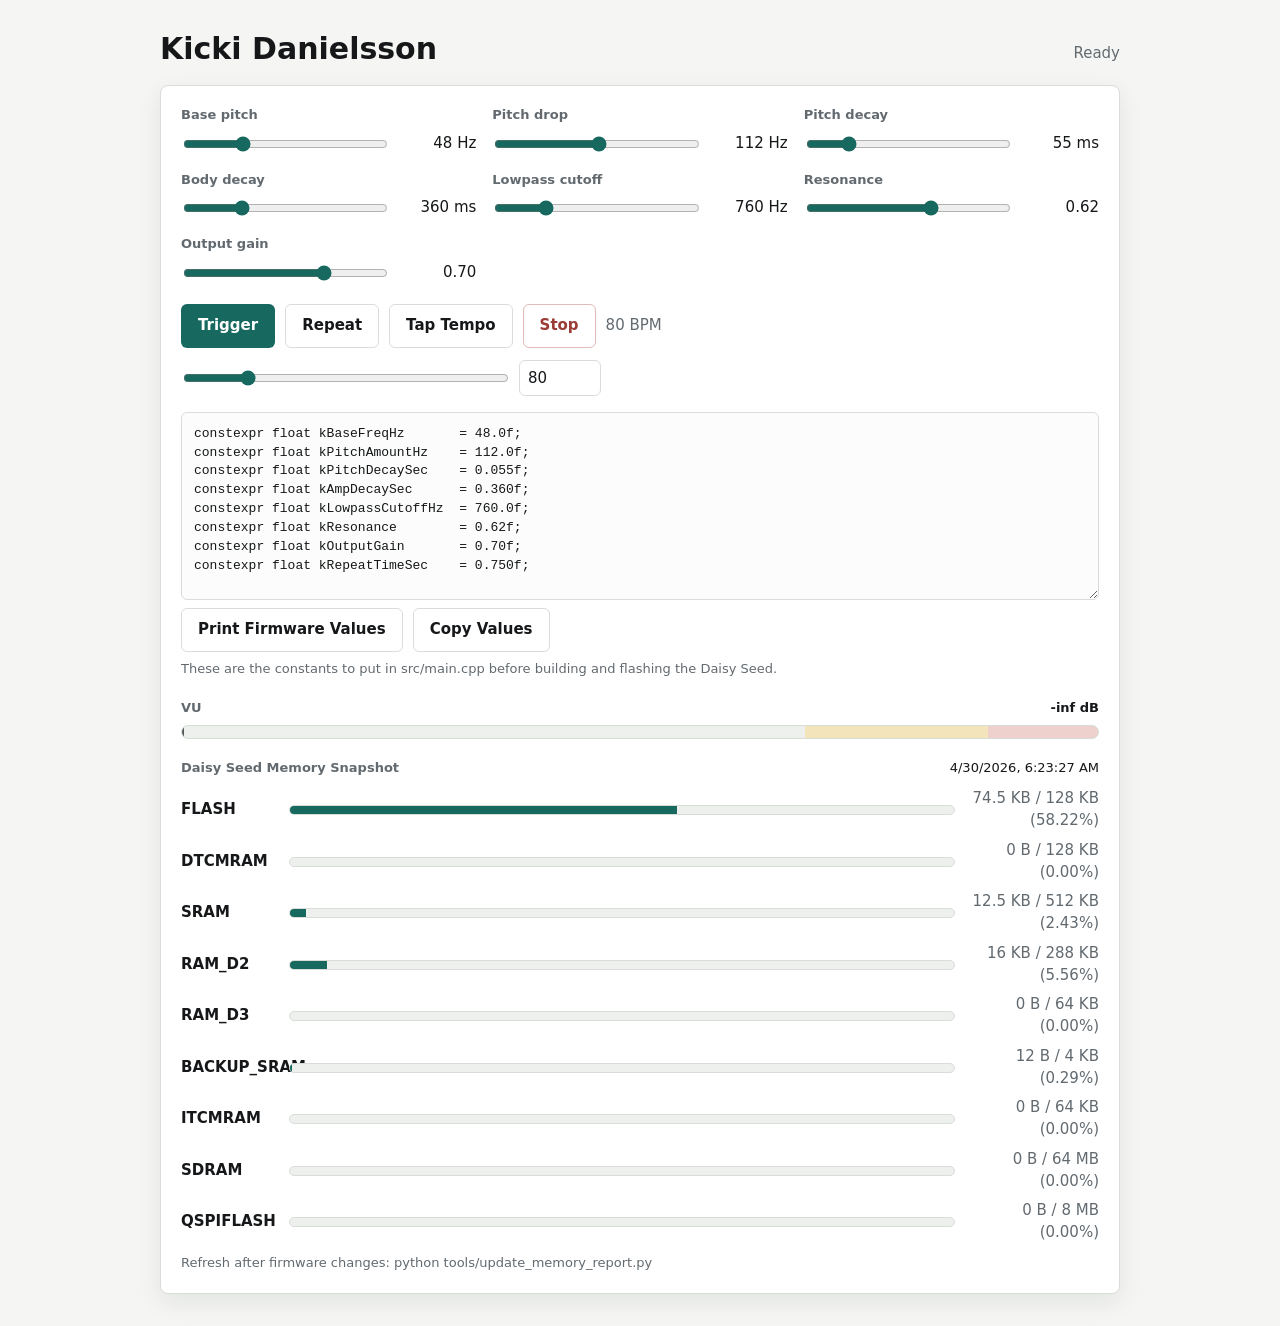
<file: preview/index.html>
<!doctype html>
<html lang="en">
<head>
    <meta charset="utf-8">
    <meta name="viewport" content="width=device-width, initial-scale=1">
    <title>Kicki Danielsson Preview</title>
    <style>
        :root {
            color-scheme: light;
            --bg: #f5f6f4;
            --panel: #ffffff;
            --text: #151719;
            --muted: #626a70;
            --line: #d8ddd8;
            --accent: #17685e;
            --accent-dark: #0f4f48;
            --warn: #9b3c36;
        }

        * {
            box-sizing: border-box;
        }

        body {
            margin: 0;
            min-height: 100vh;
            background: var(--bg);
            color: var(--text);
            font: 15px/1.45 system-ui, -apple-system, BlinkMacSystemFont, "Segoe UI", sans-serif;
        }

        main {
            width: min(960px, calc(100% - 32px));
            margin: 0 auto;
            padding: 32px 0;
        }

        header {
            display: flex;
            align-items: end;
            justify-content: space-between;
            gap: 20px;
            margin-bottom: 20px;
        }

        h1 {
            margin: 0;
            font-size: 30px;
            line-height: 1.1;
            letter-spacing: 0;
        }

        .status {
            color: var(--muted);
            min-height: 21px;
            text-align: right;
        }

        .surface {
            background: var(--panel);
            border: 1px solid var(--line);
            border-radius: 8px;
            padding: 20px;
            box-shadow: 0 8px 24px rgba(18, 24, 31, 0.08);
        }

        .grid {
            display: grid;
            grid-template-columns: repeat(3, minmax(0, 1fr));
            gap: 16px;
        }

        .control {
            display: grid;
            gap: 8px;
            min-width: 0;
        }

        label {
            color: var(--muted);
            font-size: 13px;
            font-weight: 650;
        }

        input,
        button {
            font: inherit;
        }

        input[type="range"] {
            width: 100%;
            accent-color: var(--accent);
        }

        input[type="number"] {
            width: 82px;
            height: 36px;
            border: 1px solid var(--line);
            border-radius: 6px;
            background: #fff;
            color: var(--text);
            padding: 0 8px;
            font-variant-numeric: tabular-nums;
        }

        .value-row {
            display: grid;
            grid-template-columns: 1fr auto;
            align-items: center;
            gap: 12px;
        }

        .readout {
            min-width: 78px;
            font-variant-numeric: tabular-nums;
            text-align: right;
        }

        .actions {
            display: flex;
            flex-wrap: wrap;
            align-items: center;
            gap: 10px;
            margin-top: 20px;
        }

        button {
            min-height: 44px;
            border: 1px solid transparent;
            border-radius: 6px;
            padding: 0 16px;
            cursor: pointer;
            font-weight: 700;
        }

        .primary {
            background: var(--accent);
            color: #fff;
        }

        .primary:hover {
            background: var(--accent-dark);
        }

        .secondary {
            background: #fff;
            border-color: var(--line);
            color: var(--text);
        }

        .secondary:hover {
            border-color: var(--accent);
        }

        .danger {
            background: #fff;
            border-color: #e1bbb8;
            color: var(--warn);
        }

        .tempo-readout {
            color: var(--muted);
            font-variant-numeric: tabular-nums;
            min-width: 132px;
        }

        .tempo-control {
            display: grid;
            grid-template-columns: 1fr auto;
            align-items: center;
            gap: 12px;
            margin-top: 12px;
            max-width: 420px;
        }

        .firmware-output {
            display: grid;
            gap: 8px;
            margin-top: 16px;
        }

        .firmware-actions {
            display: flex;
            flex-wrap: wrap;
            gap: 10px;
        }

        .firmware-output textarea {
            width: 100%;
            min-height: 188px;
            resize: vertical;
            border: 1px solid var(--line);
            border-radius: 6px;
            background: #fbfcfb;
            color: var(--text);
            padding: 12px;
            font: 13px/1.45 ui-monospace, SFMono-Regular, Consolas, "Liberation Mono", monospace;
        }

        .firmware-note {
            color: var(--muted);
            font-size: 13px;
        }

        .vu {
            margin-top: 20px;
            display: grid;
            gap: 8px;
        }

        .vu-header {
            display: flex;
            align-items: center;
            justify-content: space-between;
            gap: 12px;
            color: var(--muted);
            font-size: 13px;
            font-weight: 650;
        }

        .vu-readout {
            color: var(--text);
            font-variant-numeric: tabular-nums;
        }

        .vu-bar {
            position: relative;
            height: 14px;
            overflow: hidden;
            border: 1px solid var(--line);
            border-radius: 999px;
            background: linear-gradient(90deg, #edf0ed 0%, #edf0ed 68%, #f3e4bb 68%, #f3e4bb 88%, #eed0cd 88%);
        }

        .vu-fill {
            width: 0%;
            height: 100%;
            background: linear-gradient(90deg, #1f7a68 0%, #1f7a68 68%, #c08b24 68%, #c08b24 88%, #a8423c 88%);
            transition: width 70ms linear;
        }

        .vu-peak {
            position: absolute;
            top: 0;
            bottom: 0;
            left: 0%;
            width: 2px;
            background: var(--text);
            opacity: 0.7;
        }

        .memory {
            margin-top: 20px;
            display: grid;
            gap: 10px;
        }

        .memory-header {
            display: flex;
            align-items: center;
            justify-content: space-between;
            gap: 12px;
            color: var(--muted);
            font-size: 13px;
            font-weight: 650;
        }

        .memory-time {
            color: var(--text);
            font-weight: 500;
        }

        .memory-note {
            color: var(--muted);
            font-size: 13px;
        }

        .memory-grid {
            display: grid;
            gap: 8px;
        }

        .memory-row {
            display: grid;
            grid-template-columns: 96px 1fr 132px;
            align-items: center;
            gap: 12px;
            min-height: 24px;
            font-variant-numeric: tabular-nums;
        }

        .memory-name {
            color: var(--text);
            font-weight: 650;
        }

        .memory-track {
            height: 10px;
            overflow: hidden;
            border: 1px solid var(--line);
            border-radius: 999px;
            background: #edf0ed;
        }

        .memory-fill {
            height: 100%;
            width: 0%;
            background: var(--accent);
        }

        .memory-fill.warning {
            background: #c08b24;
        }

        .memory-fill.danger {
            background: var(--warn);
        }

        .memory-value {
            color: var(--muted);
            text-align: right;
        }

        @media (max-width: 760px) {
            header {
                align-items: start;
                flex-direction: column;
            }

            .status {
                text-align: left;
            }

            .grid {
                grid-template-columns: 1fr;
            }

            .memory-row {
                grid-template-columns: 76px 1fr;
            }

            .memory-value {
                grid-column: 1 / -1;
                text-align: left;
            }

            .tempo-control {
                grid-template-columns: 1fr;
                max-width: none;
            }
        }
    </style>
</head>
<body>
    <main>
        <header>
            <h1>Kicki Danielsson</h1>
            <div class="status" id="status">Ready</div>
        </header>

        <section class="surface" aria-label="Bassdrum controls">
            <div class="grid">
                <div class="control">
                    <label for="baseFreq">Base pitch</label>
                    <div class="value-row">
                        <input id="baseFreq" type="range" min="32" max="90" step="1" value="48">
                        <span class="readout" id="baseFreqReadout">48 Hz</span>
                    </div>
                </div>

                <div class="control">
                    <label for="pitchAmount">Pitch drop</label>
                    <div class="value-row">
                        <input id="pitchAmount" type="range" min="0" max="220" step="1" value="112">
                        <span class="readout" id="pitchAmountReadout">112 Hz</span>
                    </div>
                </div>

                <div class="control">
                    <label for="pitchDecay">Pitch decay</label>
                    <div class="value-row">
                        <input id="pitchDecay" type="range" min="0.01" max="0.25" step="0.005" value="0.055">
                        <span class="readout" id="pitchDecayReadout">55 ms</span>
                    </div>
                </div>

                <div class="control">
                    <label for="ampDecay">Body decay</label>
                    <div class="value-row">
                        <input id="ampDecay" type="range" min="0.05" max="1.2" step="0.01" value="0.36">
                        <span class="readout" id="ampDecayReadout">360 ms</span>
                    </div>
                </div>

                <div class="control">
                    <label for="cutoff">Lowpass cutoff</label>
                    <div class="value-row">
                        <input id="cutoff" type="range" min="80" max="3000" step="10" value="760">
                        <span class="readout" id="cutoffReadout">760 Hz</span>
                    </div>
                </div>

                <div class="control">
                    <label for="resonance">Resonance</label>
                    <div class="value-row">
                        <input id="resonance" type="range" min="0" max="1" step="0.01" value="0.62">
                        <span class="readout" id="resonanceReadout">0.62</span>
                    </div>
                </div>

                <div class="control">
                    <label for="gain">Output gain</label>
                    <div class="value-row">
                        <input id="gain" type="range" min="0" max="1" step="0.01" value="0.7">
                        <span class="readout" id="gainReadout">0.70</span>
                    </div>
                </div>

            </div>

            <div class="actions">
                <button class="primary" id="trigger">Trigger</button>
                <button class="secondary" id="repeat">Repeat</button>
                <button class="secondary" id="tapTempo">Tap Tempo</button>
                <button class="danger" id="stop">Stop</button>
                <span class="tempo-readout" id="tempoReadout">80 BPM</span>
            </div>

            <div class="tempo-control" aria-label="Manual BPM control">
                <input id="bpm" type="range" min="30" max="300" step="1" value="80">
                <input id="bpmNumber" type="number" min="30" max="300" step="1" value="80">
            </div>

            <div class="firmware-output" aria-label="Firmware values">
                <textarea id="firmwareValues" spellcheck="false" readonly></textarea>
                <div class="firmware-actions">
                    <button class="secondary" id="printValues">Print Firmware Values</button>
                    <button class="secondary" id="copyValues">Copy Values</button>
                </div>
                <div class="firmware-note">These are the constants to put in src/main.cpp before building and flashing the Daisy Seed.</div>
            </div>

            <div class="vu" aria-label="Output VU meter">
                <div class="vu-header">
                    <span>VU</span>
                    <span class="vu-readout" id="vuReadout">-inf dB</span>
                </div>
                <div class="vu-bar">
                    <div class="vu-fill" id="vuFill"></div>
                    <div class="vu-peak" id="vuPeak"></div>
                </div>
            </div>

            <div class="memory" aria-label="Daisy Seed memory usage">
                <div class="memory-header">
                    <span>Daisy Seed Memory Snapshot</span>
                    <span class="memory-time" id="memoryTime">No report</span>
                </div>
                <div class="memory-grid" id="memoryGrid"></div>
                <div class="memory-note">Refresh after firmware changes: python tools/update_memory_report.py</div>
            </div>
        </section>
    </main>

    <script src="memory-report.js"></script>
    <script>
        const STORAGE_KEY = "kicki-danielsson-preview-v1";

        const state = {
            audio: null,
            master: null,
            analyser: null,
            meterFrame: null,
            meterData: null,
            vuLevel: 0,
            repeatTimer: null,
            repeatMs: 750,
            tapTimes: [],
        };

        const controls = {
            baseFreq: document.querySelector("#baseFreq"),
            pitchAmount: document.querySelector("#pitchAmount"),
            pitchDecay: document.querySelector("#pitchDecay"),
            ampDecay: document.querySelector("#ampDecay"),
            cutoff: document.querySelector("#cutoff"),
            resonance: document.querySelector("#resonance"),
            gain: document.querySelector("#gain"),
            bpm: document.querySelector("#bpm"),
            bpmNumber: document.querySelector("#bpmNumber"),
        };

        const els = {
            status: document.querySelector("#status"),
            trigger: document.querySelector("#trigger"),
            repeat: document.querySelector("#repeat"),
            tapTempo: document.querySelector("#tapTempo"),
            printValues: document.querySelector("#printValues"),
            copyValues: document.querySelector("#copyValues"),
            stop: document.querySelector("#stop"),
            tempoReadout: document.querySelector("#tempoReadout"),
            firmwareValues: document.querySelector("#firmwareValues"),
            vuFill: document.querySelector("#vuFill"),
            vuPeak: document.querySelector("#vuPeak"),
            vuReadout: document.querySelector("#vuReadout"),
            memoryGrid: document.querySelector("#memoryGrid"),
            memoryTime: document.querySelector("#memoryTime"),
        };

        function getAudio() {
            if(!state.audio) {
                state.audio = new AudioContext();
                state.master = state.audio.createGain();
                state.analyser = state.audio.createAnalyser();
                state.analyser.fftSize = 1024;
                state.meterData = new Float32Array(state.analyser.fftSize);

                state.master.connect(state.analyser);
                state.analyser.connect(state.audio.destination);

                startVuMeter();
            }
            return state.audio;
        }

        function startVuMeter() {
            if(state.meterFrame) {
                return;
            }

            const tick = () => {
                let rms = 0;
                let peak = 0;

                if(state.analyser) {
                    state.analyser.getFloatTimeDomainData(state.meterData);

                    for(const sample of state.meterData) {
                        const abs = Math.abs(sample);
                        rms += sample * sample;
                        peak = Math.max(peak, abs);
                    }

                    rms = Math.sqrt(rms / state.meterData.length);
                }

                state.vuLevel = Math.max(rms, state.vuLevel * 0.9);

                const vuPercent = Math.min(100, state.vuLevel * 170);
                const peakPercent = Math.min(100, peak * 100);
                const db = rms > 0.0001 ? `${(20 * Math.log10(rms)).toFixed(1)} dB` : "-inf dB";

                els.vuFill.style.width = `${vuPercent}%`;
                els.vuPeak.style.left = `${peakPercent}%`;
                els.vuReadout.textContent = db;

                state.meterFrame = requestAnimationFrame(tick);
            };

            state.meterFrame = requestAnimationFrame(tick);
        }

        function value(id) {
            return Number(controls[id].value);
        }

        function clamp(valueToClamp, min, max) {
            return Math.max(min, Math.min(max, valueToClamp));
        }

        function bpmFromRepeatMs() {
            return Math.round(60000 / state.repeatMs);
        }

        function currentSettings() {
            return {
                baseFreq: value("baseFreq"),
                pitchAmount: value("pitchAmount"),
                pitchDecay: value("pitchDecay"),
                ampDecay: value("ampDecay"),
                cutoff: value("cutoff"),
                resonance: value("resonance"),
                gain: value("gain"),
                bpm: bpmFromRepeatMs(),
            };
        }

        function saveSettings() {
            localStorage.setItem(STORAGE_KEY, JSON.stringify(currentSettings()));
        }

        function setBpm(bpm, shouldRestart = true, preserveTapHistory = false) {
            const clamped = clamp(Math.round(bpm), 30, 300);
            state.repeatMs = 60000 / clamped;
            controls.bpm.value = String(clamped);
            controls.bpmNumber.value = String(clamped);

            if(!preserveTapHistory) {
                state.tapTimes = [];
            }

            if(shouldRestart) {
                restartRepeatIfRunning();
            }

            updateReadouts();
            updateFirmwareValues();
            saveSettings();
        }

        function loadSettings() {
            const stored = localStorage.getItem(STORAGE_KEY);
            if(!stored) {
                return;
            }

            try {
                const settings = JSON.parse(stored);
                const mappings = {
                    baseFreq: "baseFreq",
                    pitchAmount: "pitchAmount",
                    pitchDecay: "pitchDecay",
                    ampDecay: "ampDecay",
                    cutoff: "cutoff",
                    resonance: "resonance",
                    gain: "gain",
                };

                Object.entries(mappings).forEach(([key, control]) => {
                    if(typeof settings[key] === "number") {
                        controls[control].value = String(settings[key]);
                    }
                });

                if(typeof settings.bpm === "number") {
                    setBpm(settings.bpm, false, true);
                }
            } catch(error) {
                localStorage.removeItem(STORAGE_KEY);
            }
        }

        function firmwareValueText() {
            const settings = currentSettings();
            const repeatSec = 60 / settings.bpm;

            return [
                "constexpr float kBaseFreqHz       = " + settings.baseFreq.toFixed(1) + "f;",
                "constexpr float kPitchAmountHz    = " + settings.pitchAmount.toFixed(1) + "f;",
                "constexpr float kPitchDecaySec    = " + settings.pitchDecay.toFixed(3) + "f;",
                "constexpr float kAmpDecaySec      = " + settings.ampDecay.toFixed(3) + "f;",
                "constexpr float kLowpassCutoffHz  = " + settings.cutoff.toFixed(1) + "f;",
                "constexpr float kResonance        = " + settings.resonance.toFixed(2) + "f;",
                "constexpr float kOutputGain       = " + settings.gain.toFixed(2) + "f;",
                "constexpr float kRepeatTimeSec    = " + repeatSec.toFixed(3) + "f;",
            ].join("\n");
        }

        function updateFirmwareValues() {
            els.firmwareValues.value = firmwareValueText();
        }

        function printFirmwareValues() {
            updateFirmwareValues();
            els.firmwareValues.focus();
            els.firmwareValues.select();
            els.status.textContent = "Firmware values printed";
        }

        async function copyFirmwareValues() {
            updateFirmwareValues();

            try {
                await navigator.clipboard.writeText(els.firmwareValues.value);
                els.status.textContent = "Firmware values copied";
            } catch(error) {
                els.firmwareValues.focus();
                els.firmwareValues.select();
                els.status.textContent = "Select and copy the firmware values";
            }
        }

        function updateReadouts() {
            document.querySelector("#baseFreqReadout").textContent = `${value("baseFreq").toFixed(0)} Hz`;
            document.querySelector("#pitchAmountReadout").textContent = `${value("pitchAmount").toFixed(0)} Hz`;
            document.querySelector("#pitchDecayReadout").textContent = `${Math.round(value("pitchDecay") * 1000)} ms`;
            document.querySelector("#ampDecayReadout").textContent = `${Math.round(value("ampDecay") * 1000)} ms`;
            document.querySelector("#cutoffReadout").textContent = `${value("cutoff").toFixed(0)} Hz`;
            document.querySelector("#resonanceReadout").textContent = value("resonance").toFixed(2);
            document.querySelector("#gainReadout").textContent = value("gain").toFixed(2);
            els.tempoReadout.textContent = `${bpmFromRepeatMs()} BPM`;
        }

        function startRepeat() {
            triggerKick();
            state.repeatTimer = setInterval(triggerKick, state.repeatMs);
            els.repeat.textContent = "Repeating";
        }

        function restartRepeatIfRunning() {
            if(!state.repeatTimer) {
                return;
            }

            clearInterval(state.repeatTimer);
            state.repeatTimer = setInterval(triggerKick, state.repeatMs);
        }

        function renderMemoryReport() {
            const report = window.KICKI_MEMORY_REPORT;
            if(!report || !Array.isArray(report.regions)) {
                els.memoryGrid.textContent = "Run python tools/update_memory_report.py to generate memory usage.";
                return;
            }

            const generated = new Date(report.generatedAt);
            els.memoryTime.textContent = Number.isNaN(generated.getTime())
                ? report.target
                : generated.toLocaleString();

            els.memoryGrid.innerHTML = "";
            report.regions.forEach((region) => {
                const row = document.createElement("div");
                const name = document.createElement("div");
                const track = document.createElement("div");
                const fill = document.createElement("div");
                const value = document.createElement("div");

                row.className = "memory-row";
                name.className = "memory-name";
                track.className = "memory-track";
                fill.className = "memory-fill";
                value.className = "memory-value";

                if(region.percent >= 90) {
                    fill.classList.add("danger");
                } else if(region.percent >= 75) {
                    fill.classList.add("warning");
                }

                name.textContent = region.name;
                fill.style.width = `${Math.min(100, region.percent)}%`;
                value.textContent = `${region.used} / ${region.total} (${region.percent.toFixed(2)}%)`;

                track.appendChild(fill);
                row.append(name, track, value);
                els.memoryGrid.appendChild(row);
            });
        }

        async function triggerKick() {
            const audio = getAudio();
            await audio.resume();

            const now = audio.currentTime;
            const baseFreq = value("baseFreq");
            const startFreq = baseFreq + value("pitchAmount");
            const pitchDecay = value("pitchDecay");
            const ampDecay = value("ampDecay");
            const gain = value("gain");
            const resonance = value("resonance");

            const osc = audio.createOscillator();
            const filter = audio.createBiquadFilter();
            const amp = audio.createGain();

            osc.type = "sine";
            osc.frequency.setValueAtTime(startFreq, now);
            osc.frequency.exponentialRampToValueAtTime(Math.max(1, baseFreq), now + pitchDecay);

            filter.type = "lowpass";
            filter.frequency.setValueAtTime(value("cutoff"), now);
            filter.Q.setValueAtTime(0.5 + resonance * 12.0, now);

            amp.gain.setValueAtTime(0, now);
            amp.gain.linearRampToValueAtTime(gain, now + 0.002);
            amp.gain.exponentialRampToValueAtTime(0.0001, now + ampDecay);

            osc.connect(filter);
            filter.connect(amp);
            amp.connect(state.master);

            osc.start(now);
            osc.stop(now + ampDecay + 0.08);

            els.status.textContent = `Kick ${baseFreq.toFixed(0)} Hz, res ${resonance.toFixed(2)}`;
        }

        function toggleRepeat() {
            if(state.repeatTimer) {
                clearInterval(state.repeatTimer);
                state.repeatTimer = null;
                els.repeat.textContent = "Repeat";
                els.status.textContent = "Ready";
                return;
            }

            startRepeat();
        }

        function stopRepeat() {
            if(state.repeatTimer) {
                clearInterval(state.repeatTimer);
                state.repeatTimer = null;
            }
            els.repeat.textContent = "Repeat";
            els.status.textContent = "Ready";
        }

        function tapTempo() {
            const now = performance.now();
            const lastTap = state.tapTimes[state.tapTimes.length - 1];

            if(lastTap && now - lastTap > 2200) {
                state.tapTimes = [];
            }

            state.tapTimes.push(now);
            state.tapTimes = state.tapTimes.slice(-5);

            if(state.tapTimes.length >= 2) {
                const intervals = [];
                for(let i = 1; i < state.tapTimes.length; i++) {
                    intervals.push(state.tapTimes[i] - state.tapTimes[i - 1]);
                }

                const average = intervals.reduce((sum, interval) => sum + interval, 0) / intervals.length;
                setBpm(60000 / average, true, true);
            }

            triggerKick();
            els.status.textContent = `Tap tempo ${bpmFromRepeatMs()} BPM`;
        }

        Object.values(controls).forEach((control) => {
            control.addEventListener("input", () => {
                updateReadouts();
                updateFirmwareValues();
                saveSettings();
            });
        });

        controls.bpm.addEventListener("input", () => setBpm(value("bpm")));
        controls.bpmNumber.addEventListener("input", () => setBpm(value("bpmNumber")));

        els.trigger.addEventListener("click", triggerKick);
        els.repeat.addEventListener("click", toggleRepeat);
        els.tapTempo.addEventListener("click", tapTempo);
        els.printValues.addEventListener("click", printFirmwareValues);
        els.copyValues.addEventListener("click", copyFirmwareValues);
        els.stop.addEventListener("click", stopRepeat);

        loadSettings();
        updateReadouts();
        updateFirmwareValues();
        renderMemoryReport();
    </script>
</body>
</html>
</file>
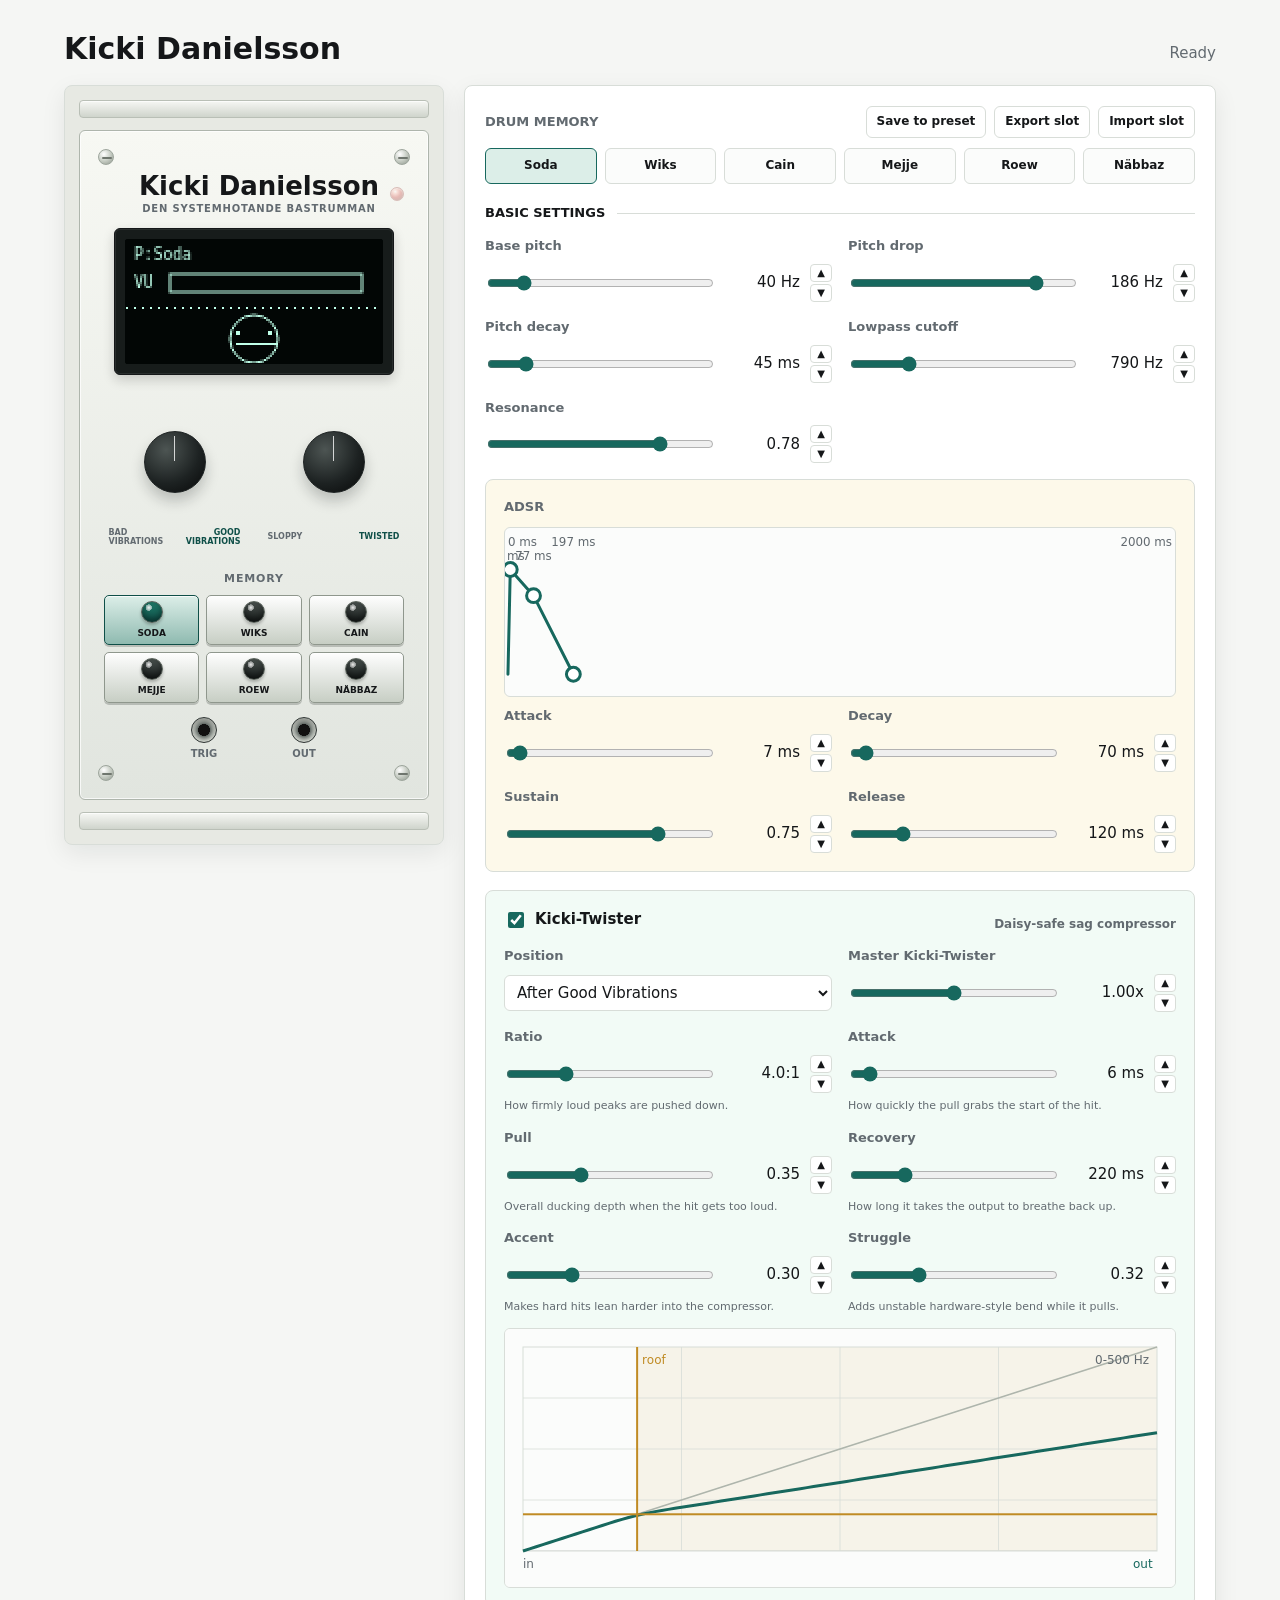
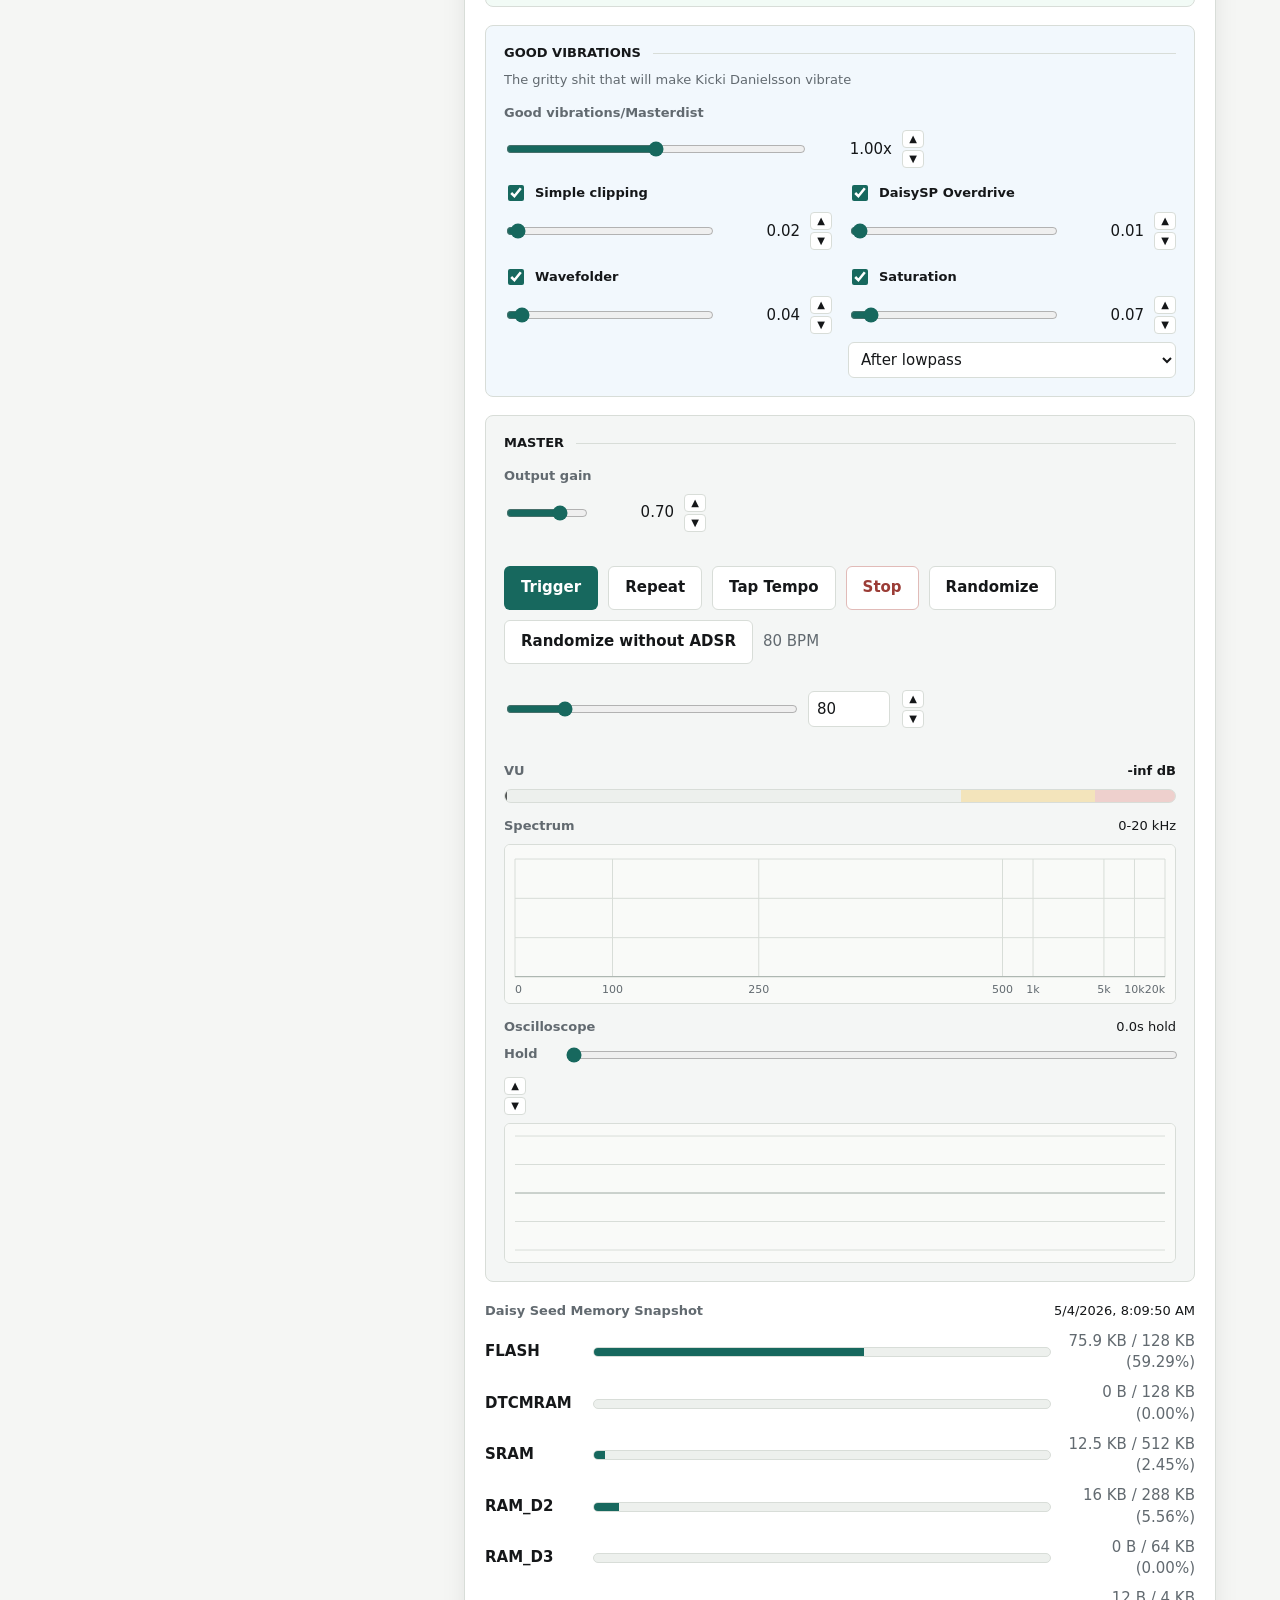
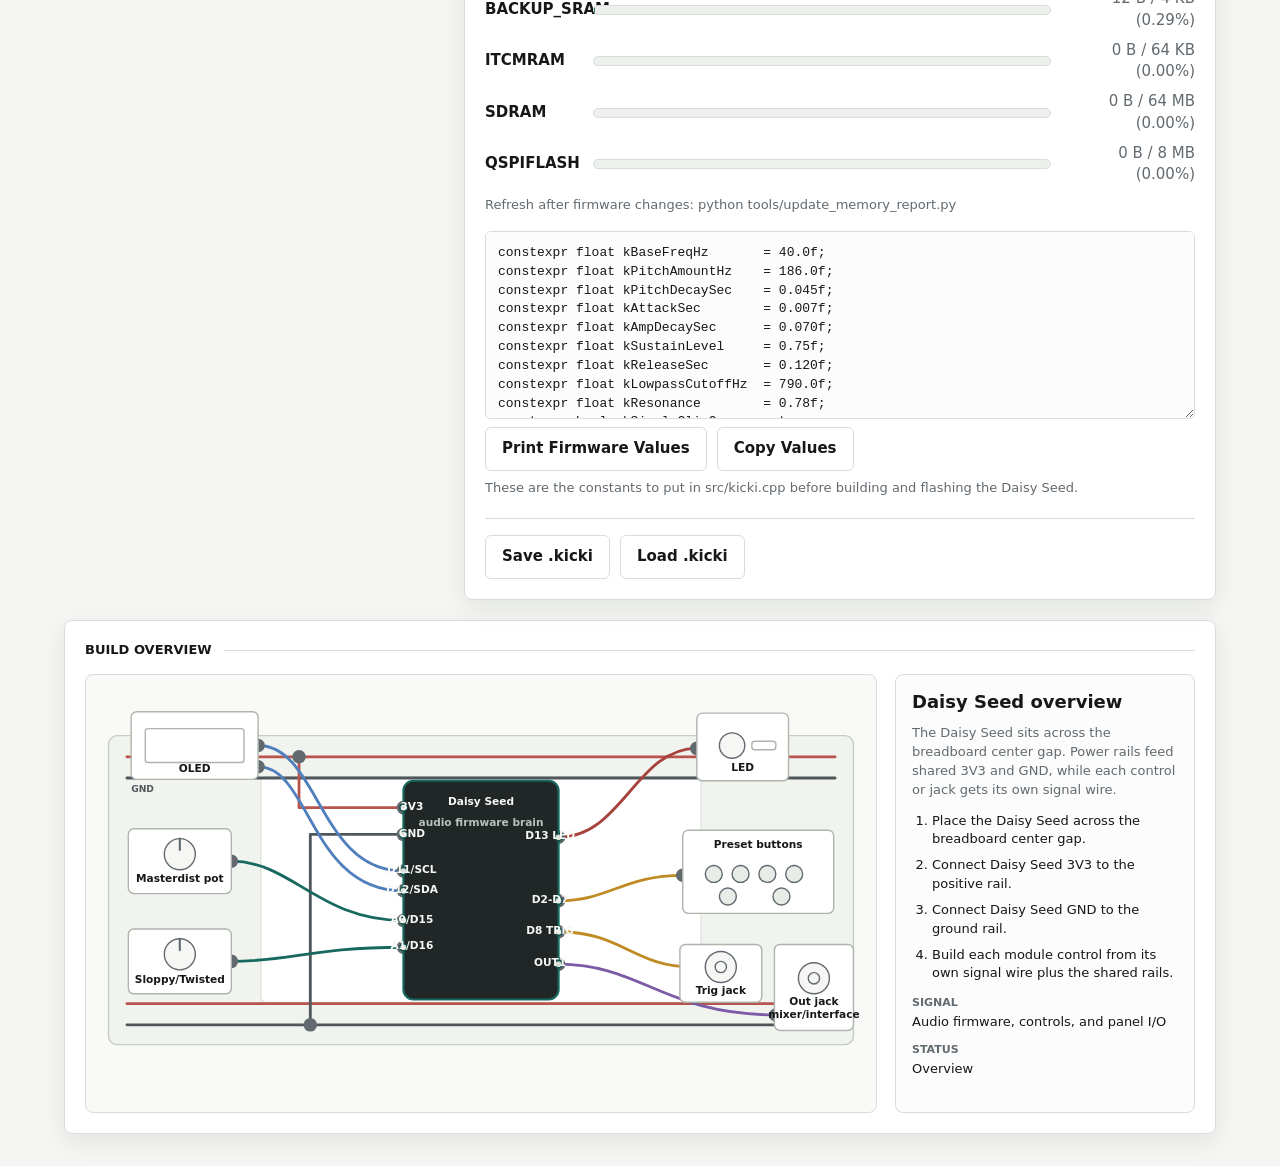
<file: preview/kicki/index.html>
<!doctype html>
<html lang="en">
<head>
    <meta charset="utf-8">
    <meta name="viewport" content="width=device-width, initial-scale=1">
    <title>Kicki Danielsson Preview</title>
    <link rel="icon" href="favicon-64.png?v=2" type="image/png" sizes="64x64">
    <link rel="icon" href="favicon.svg?v=2" type="image/svg+xml">
    <link rel="stylesheet" href="kicki.css">
</head>
<body>
    <main>
        <header>
            <h1>Kicki Danielsson</h1>
            <div class="status" id="status">Ready</div>
        </header>

        <div class="instrument-layout">
        <aside class="surface eurorack-panel" aria-label="Eurorack control area">
            <div class="rack-rail"></div>
            <div class="eurorack-faceplate">
                <div class="rack-screw rack-screw-top-left"></div>
                <div class="rack-screw rack-screw-top-right"></div>
                <div class="rack-title">
                    <div class="rack-title-copy">
                        <span>Kicki Danielsson</span>
                        <small>Den systemhotande bastrumman</small>
                    </div>
                    <div class="rack-title-tools">
                        <span class="rack-led" id="rackLed" aria-hidden="true"></span>
                    </div>
                </div>

                <div class="rack-oled" aria-label="128 pixel wide monochrome OLED display simulator">
                    <canvas id="rackOledCanvas" width="128" height="62"></canvas>
                </div>

                <div class="rack-grid">
                    <div class="rack-control rack-masterdist">
                        <div class="rack-knob-scale" aria-hidden="true"></div>
                        <div
                            class="rack-knob"
                            id="rackMasterDistKnob"
                            role="slider"
                            tabindex="0"
                            aria-label="Masterdist"
                            aria-valuemin="0"
                            aria-valuemax="2"
                            aria-valuenow="1"
                        ></div>
                        <div class="rack-vibration-row" aria-hidden="true">
                            <span>Bad vibrations</span>
                            <span>Good vibrations</span>
                        </div>
                    </div>
                    <div class="rack-control rack-mastertwister">
                        <div class="rack-knob-scale" aria-hidden="true"></div>
                        <div
                            class="rack-knob"
                            id="rackTwisterKnob"
                            role="slider"
                            tabindex="0"
                            aria-label="Master Kicki-Twister"
                            aria-valuemin="0"
                            aria-valuemax="2"
                            aria-valuenow="1"
                        ></div>
                        <div class="rack-vibration-row" aria-hidden="true">
                            <span>Sloppy</span>
                            <span>Twisted</span>
                        </div>
                    </div>
                </div>

                <div class="rack-preset-header">
                    <span>Memory</span>
                </div>
                <div class="rack-preset-grid" aria-label="Preset pushbuttons">
                    <button class="rack-preset-button" type="button" data-preset-slot="0">Soda</button>
                    <button class="rack-preset-button" type="button" data-preset-slot="1">Wiks</button>
                    <button class="rack-preset-button" type="button" data-preset-slot="2">Cain</button>
                    <button class="rack-preset-button" type="button" data-preset-slot="3">Mejje</button>
                    <button class="rack-preset-button" type="button" data-preset-slot="4">Roew</button>
                    <button class="rack-preset-button" type="button" data-preset-slot="5">Näbbaz</button>
                </div>

                <div class="jack-row" aria-label="Panel jacks">
                    <div class="jack">
                        <div class="jack-hole"></div>
                        <span>Trig</span>
                    </div>
                    <div class="jack">
                        <div class="jack-hole"></div>
                        <span>Out</span>
                    </div>
                </div>

                <div class="rack-screw rack-screw-bottom-left"></div>
                <div class="rack-screw rack-screw-bottom-right"></div>
            </div>
            <div class="rack-rail"></div>
        </aside>

        <section class="surface kick-panel" aria-label="Bassdrum controls">
            <div class="preset-memory" aria-label="Compile fixed drum memory">
                <div class="preset-memory-header">
                    <span>Drum Memory</span>
                    <div class="preset-memory-actions">
                        <button class="secondary" id="presetSaveMode" type="button">Save to preset</button>
                        <button class="secondary" id="exportSlotPreset" type="button">Export slot</button>
                        <button class="secondary" id="importSlotPreset" type="button">Import slot</button>
                        <input id="slotPresetFile" type="file" accept=".kicki,application/json">
                    </div>
                </div>
                <div class="preset-memory-grid">
                    <button type="button" data-preset-slot="0">Soda</button>
                    <button type="button" data-preset-slot="1">Wiks</button>
                    <button type="button" data-preset-slot="2">Cain</button>
                    <button type="button" data-preset-slot="3">Mejje</button>
                    <button type="button" data-preset-slot="4">Roew</button>
                    <button type="button" data-preset-slot="5">Näbbaz</button>
                </div>
            </div>

            <div class="section-heading">Basic Settings</div>
            <div class="grid">
                <div class="control">
                    <label for="baseFreq">Base pitch</label>
                    <div class="value-row">
                        <input id="baseFreq" type="range" min="32" max="90" step="1" value="48">
                        <span class="readout" id="baseFreqReadout">48 Hz</span>
                    </div>
                </div>

                <div class="control">
                    <label for="pitchAmount">Pitch drop</label>
                    <div class="value-row">
                        <input id="pitchAmount" type="range" min="0" max="220" step="1" value="112">
                        <span class="readout" id="pitchAmountReadout">112 Hz</span>
                    </div>
                </div>

                <div class="control">
                    <label for="pitchDecay">Pitch decay</label>
                    <div class="value-row">
                        <input id="pitchDecay" type="range" min="0.01" max="0.25" step="0.005" value="0.055">
                        <span class="readout" id="pitchDecayReadout">55 ms</span>
                    </div>
                </div>

                <div class="control">
                    <label for="cutoff">Lowpass cutoff</label>
                    <div class="value-row">
                        <input id="cutoff" type="range" min="80" max="3000" step="10" value="760">
                        <span class="readout" id="cutoffReadout">760 Hz</span>
                    </div>
                </div>

                <div class="control">
                    <label for="resonance">Resonance</label>
                    <div class="value-row">
                        <input id="resonance" type="range" min="0" max="1" step="0.01" value="0.62">
                        <span class="readout" id="resonanceReadout">0.62</span>
                    </div>
                </div>
            </div>

            <div class="adsr-panel">
                <label>ADSR</label>
                <svg id="adsrGraph" class="adsr-graph" viewBox="0 0 360 170" role="img" aria-label="ADSR envelope editor">
                    <g class="adsr-time-labels" aria-hidden="true">
                        <text id="adsrStartLabel" class="adsr-time-label">0 ms</text>
                        <text id="adsrAttackLabel" class="adsr-time-label"></text>
                        <text id="adsrDecayLabel" class="adsr-time-label"></text>
                        <text id="adsrEndLabel" class="adsr-time-label"></text>
                        <text id="adsrMaxLabel" class="adsr-time-label">2000 ms</text>
                    </g>
                    <polyline id="adsrLine" points=""></polyline>
                    <circle class="adsr-handle" id="adsrAttackHandle" r="7"></circle>
                    <circle class="adsr-handle" id="adsrDecayHandle" r="7"></circle>
                    <circle class="adsr-handle" id="adsrReleaseHandle" r="7"></circle>
                </svg>
                <div class="adsr-controls">
                    <div class="control">
                        <label for="attack">Attack</label>
                        <div class="value-row">
                            <input id="attack" type="range" min="0.001" max="0.2" step="0.001" value="0.004">
                            <span class="readout" id="attackReadout">4 ms</span>
                        </div>
                    </div>

                    <div class="control">
                        <label for="ampDecay">Decay</label>
                        <div class="value-row">
                            <input id="ampDecay" type="range" min="0.02" max="1.2" step="0.01" value="0.36">
                            <span class="readout" id="ampDecayReadout">360 ms</span>
                        </div>
                    </div>

                    <div class="control">
                        <label for="sustain">Sustain</label>
                        <div class="value-row">
                            <input id="sustain" type="range" min="0" max="1" step="0.01" value="0.04">
                            <span class="readout" id="sustainReadout">0.04</span>
                        </div>
                    </div>

                    <div class="control">
                        <label for="release">Release</label>
                        <div class="value-row">
                            <input id="release" type="range" min="0.005" max="0.5" step="0.005" value="0.06">
                            <span class="readout" id="releaseReadout">60 ms</span>
                        </div>
                    </div>
                </div>
            </div>

            <div class="twister-panel">
                <div class="twister-header">
                    <label class="toggle-label" for="twisterOn">
                        <input id="twisterOn" type="checkbox">
                        Kicki-Twister
                    </label>
                    <span>Daisy-safe sag compressor</span>
                </div>
                <div class="twister-controls">
                    <div class="control twister-position-control">
                        <label for="twisterPosition">Position</label>
                        <select id="twisterPosition">
                            <option value="pre">Before Good Vibrations</option>
                            <option value="post" selected>After Good Vibrations</option>
                        </select>
                    </div>
                    <div class="control">
                        <label for="masterTwister">Master Kicki-Twister</label>
                        <div class="value-row">
                            <input id="masterTwister" type="range" min="0" max="2" step="0.01" value="1">
                            <span class="readout" id="masterTwisterReadout">1.00x</span>
                        </div>
                    </div>
                    <div class="control">
                        <label for="twisterRatio">Ratio</label>
                        <div class="value-row">
                            <input id="twisterRatio" type="range" min="1" max="12" step="0.1" value="4">
                            <span class="readout" id="twisterRatioReadout">4.0:1</span>
                        </div>
                        <p class="control-description">How firmly loud peaks are pushed down.</p>
                    </div>
                    <div class="control">
                        <label for="twisterAttack">Attack</label>
                        <div class="value-row">
                            <input id="twisterAttack" type="range" min="0.001" max="0.08" step="0.001" value="0.006">
                            <span class="readout" id="twisterAttackReadout">6 ms</span>
                        </div>
                        <p class="control-description">How quickly the pull grabs the start of the hit.</p>
                    </div>
                    <div class="control">
                        <label for="twisterPull">Pull</label>
                        <div class="value-row">
                            <input id="twisterPull" type="range" min="0" max="1" step="0.01" value="0.35">
                            <span class="readout" id="twisterPullReadout">0.35</span>
                        </div>
                        <p class="control-description">Overall ducking depth when the hit gets too loud.</p>
                    </div>
                    <div class="control">
                        <label for="twisterRecovery">Recovery</label>
                        <div class="value-row">
                            <input id="twisterRecovery" type="range" min="0.03" max="0.8" step="0.01" value="0.22">
                            <span class="readout" id="twisterRecoveryReadout">220 ms</span>
                        </div>
                        <p class="control-description">How long it takes the output to breathe back up.</p>
                    </div>
                    <div class="control">
                        <label for="twisterAccent">Accent</label>
                        <div class="value-row">
                            <input id="twisterAccent" type="range" min="0" max="1" step="0.01" value="0.30">
                            <span class="readout" id="twisterAccentReadout">0.30</span>
                        </div>
                        <p class="control-description">Makes hard hits lean harder into the compressor.</p>
                    </div>
                    <div class="control">
                        <label for="twisterStruggle">Struggle</label>
                        <div class="value-row">
                            <input id="twisterStruggle" type="range" min="0" max="1" step="0.01" value="0.32">
                            <span class="readout" id="twisterStruggleReadout">0.32</span>
                        </div>
                        <p class="control-description">Adds unstable hardware-style bend while it pulls.</p>
                    </div>
                </div>
                <canvas class="twister-canvas" id="twisterCanvas" width="720" height="260" aria-label="Kicki-Twister compression curve with 0 to 500 Hz spectrum"></canvas>
            </div>

            <div class="good-vibrations-panel">
                <div class="section-heading">Good Vibrations</div>
                <p class="section-helper">The gritty shit that will make Kicki Danielsson vibrate</p>
                <div class="control macro-control">
                    <label for="masterDist">Good vibrations/Masterdist</label>
                    <div class="value-row">
                        <input id="masterDist" type="range" min="0" max="2" step="0.01" value="1">
                        <span class="readout" id="masterDistReadout">1.00x</span>
                    </div>
                </div>
                <div class="grid">
                    <div class="control effect-control">
                        <label class="toggle-label" for="simpleClipOn">
                            <input id="simpleClipOn" type="checkbox">
                            Simple clipping
                        </label>
                        <div class="value-row">
                            <input id="simpleClipDrive" type="range" min="0" max="1" step="0.01" value="0.25">
                            <span class="readout" id="simpleClipDriveReadout">0.25</span>
                        </div>
                    </div>

                    <div class="control effect-control">
                        <label class="toggle-label" for="overdriveOn">
                            <input id="overdriveOn" type="checkbox">
                            DaisySP Overdrive
                        </label>
                        <div class="value-row">
                            <input id="overdriveDrive" type="range" min="0" max="1" step="0.01" value="0.35">
                            <span class="readout" id="overdriveDriveReadout">0.35</span>
                        </div>
                    </div>

                    <div class="control effect-control">
                        <label class="toggle-label" for="wavefolderOn">
                            <input id="wavefolderOn" type="checkbox">
                            Wavefolder
                        </label>
                        <div class="value-row">
                            <input id="wavefolderDrive" type="range" min="0" max="1" step="0.01" value="0.20">
                            <span class="readout" id="wavefolderDriveReadout">0.20</span>
                        </div>
                    </div>

                    <div class="control effect-control">
                        <label class="toggle-label" for="saturationOn">
                            <input id="saturationOn" type="checkbox">
                            Saturation
                        </label>
                        <div class="value-row">
                            <input id="saturationDrive" type="range" min="0" max="1" step="0.01" value="0.35">
                            <span class="readout" id="saturationDriveReadout">0.35</span>
                        </div>
                        <select id="saturationPosition">
                            <option value="pre" selected>Before lowpass</option>
                            <option value="post">After lowpass</option>
                        </select>
                    </div>
                </div>
            </div>

            <div class="master-panel">
                <div class="section-heading">Master</div>
                <div class="grid compact-grid">
                    <div class="control">
                        <label for="gain">Output gain</label>
                        <div class="value-row">
                            <input id="gain" type="range" min="0" max="1" step="0.01" value="0.7">
                            <span class="readout" id="gainReadout">0.70</span>
                        </div>
                    </div>

                </div>

                <div class="actions">
                    <button class="primary" id="trigger">Trigger</button>
                    <button class="secondary" id="repeat">Repeat</button>
                    <button class="secondary" id="tapTempo">Tap Tempo</button>
                    <button class="danger" id="stop">Stop</button>
                    <button class="secondary" id="randomize">Randomize</button>
                    <button class="secondary" id="randomizeWithoutAdsr">Randomize without ADSR</button>
                    <span class="tempo-readout" id="tempoReadout">80 BPM</span>
                </div>

                <div class="tempo-control" aria-label="Manual BPM control">
                    <input id="bpm" type="range" min="30" max="300" step="1" value="80">
                    <input id="bpmNumber" type="number" min="30" max="300" step="1" value="80">
                </div>

                <div class="vu" aria-label="Output VU meter">
                    <div class="vu-header">
                        <span>VU</span>
                        <span class="vu-readout" id="vuReadout">-inf dB</span>
                    </div>
                    <div class="vu-bar">
                        <div class="vu-fill" id="vuFill"></div>
                        <div class="vu-peak" id="vuPeak"></div>
                    </div>
                    <div class="spectrum" aria-label="Output spectrum analyzer 0 to 20 kilohertz">
                        <div class="spectrum-header">
                            <span>Spectrum</span>
                            <span>0-20 kHz</span>
                        </div>
                        <canvas class="spectrum-canvas" id="spectrumCanvas" width="720" height="160"></canvas>
                    </div>
                    <div class="scope" aria-label="Output oscilloscope">
                        <div class="scope-header">
                            <span>Oscilloscope</span>
                            <span id="scopeHoldReadout">0.0s hold</span>
                        </div>
                        <div class="scope-control" aria-label="Oscilloscope hold fade length">
                            <span>Hold</span>
                            <input id="scopeHold" type="range" min="0" max="10" step="0.1" value="0.0">
                        </div>
                        <canvas class="scope-canvas" id="scopeCanvas" width="720" height="140"></canvas>
                    </div>
                </div>
            </div>

            <div class="memory" aria-label="Daisy Seed memory usage">
                <div class="memory-header">
                    <span>Daisy Seed Memory Snapshot</span>
                    <span class="memory-time" id="memoryTime">No report</span>
                </div>
                <div class="memory-grid" id="memoryGrid"></div>
                <div class="memory-note">Refresh after firmware changes: python tools/update_memory_report.py</div>
            </div>

            <div class="firmware-output" aria-label="Firmware values">
                <textarea id="firmwareValues" spellcheck="false" readonly></textarea>
                <div class="firmware-actions">
                    <button class="secondary" id="printValues">Print Firmware Values</button>
                    <button class="secondary" id="copyValues">Copy Values</button>
                </div>
                <div class="firmware-note">These are the constants to put in src/kicki.cpp before building and flashing the Daisy Seed.</div>
            </div>

            <div class="preset-actions" aria-label="Kicki preset files">
                <button class="secondary" id="savePreset">Save .kicki</button>
                <button class="secondary" id="loadPreset">Load .kicki</button>
                <input id="presetFile" type="file" accept=".kicki,application/json">
            </div>
        </section>
        </div>

        <section class="surface wiring-overview" aria-label="Daisy Seed and breadboard build overview">
            <div class="section-heading">Build Overview</div>
            <div class="wiring-layout">
                <div class="wiring-diagram" aria-label="Interactive breadboard wiring diagram">
                    <svg id="wiringDiagram" viewBox="0 0 1120 620" role="img" aria-label="Daisy Seed, breadboard, and Kicki Danielsson module connections">
                        <defs>
                            <marker id="wireDot" markerWidth="6" markerHeight="6" refX="3" refY="3">
                                <circle cx="3" cy="3" r="2.4" fill="#626a70"></circle>
                            </marker>
                        </defs>

                        <rect class="breadboard-shell" x="32" y="86" width="1056" height="438" rx="12"></rect>
                        <rect class="breadboard-center" x="248" y="144" width="624" height="320" rx="8"></rect>
                        <line class="rail rail-positive" x1="58" y1="116" x2="1062" y2="116"></line>
                        <line class="rail rail-ground" x1="58" y1="146" x2="1062" y2="146"></line>
                        <line class="rail rail-positive" x1="58" y1="466" x2="1062" y2="466"></line>
                        <line class="rail rail-ground" x1="58" y1="496" x2="1062" y2="496"></line>
                        <text class="rail-label rail-positive-label" x="64" y="108">3V3</text>
                        <text class="rail-label rail-ground-label" x="64" y="166">GND</text>

                        <path class="wire wire-power" data-wiring="power" tabindex="0" role="button" aria-label="3V3 power rail" d="M450 188 L302 188 L302 116"></path>
                        <path class="wire wire-ground" data-wiring="ground" tabindex="0" role="button" aria-label="Ground rail" d="M450 226 L318 226 L318 496"></path>
                        <path class="wire wire-i2c" data-wiring="oled" tabindex="0" role="button" aria-label="OLED I2C wiring" d="M450 278 C330 278 330 100 244 100"></path>
                        <path class="wire wire-i2c-alt" data-wiring="oled" tabindex="0" role="button" aria-label="OLED I2C wiring" d="M450 306 C318 306 318 130 244 130"></path>
                        <path class="wire wire-analog" data-wiring="masterdist" tabindex="0" role="button" aria-label="Masterdist potentiometer wiring" d="M450 348 C330 348 292 264 206 264"></path>
                        <path class="wire wire-analog-alt" data-wiring="twisterknob" tabindex="0" role="button" aria-label="Sloppy Twisted potentiometer wiring" d="M450 386 C320 386 292 406 206 406"></path>
                        <path class="wire wire-digital" data-wiring="buttons" tabindex="0" role="button" aria-label="Preset button wiring" d="M670 320 C742 320 762 284 846 284"></path>
                        <path class="wire wire-digital-alt" data-wiring="trig" tabindex="0" role="button" aria-label="Trigger jack wiring" d="M670 364 C760 364 776 414 860 414"></path>
                        <path class="wire wire-audio" data-wiring="out" tabindex="0" role="button" aria-label="Audio output jack wiring" d="M670 410 C788 410 820 482 978 482"></path>
                        <path class="wire wire-led" data-wiring="led" tabindex="0" role="button" aria-label="LED output wiring" d="M670 230 C760 230 780 104 866 104"></path>

                        <g class="wiring-node wiring-seed active" data-wiring="seed" tabindex="0" role="button" aria-label="Daisy Seed overview">
                            <rect x="450" y="150" width="220" height="310" rx="14"></rect>
                            <text x="560" y="184">Daisy Seed</text>
                            <text class="wiring-small" x="560" y="214">audio firmware brain</text>
                            <circle cx="450" cy="188" r="5"></circle>
                            <circle cx="450" cy="226" r="5"></circle>
                            <circle cx="450" cy="278" r="5"></circle>
                            <circle cx="450" cy="306" r="5"></circle>
                            <circle cx="450" cy="348" r="5"></circle>
                            <circle cx="450" cy="386" r="5"></circle>
                            <circle cx="670" cy="230" r="5"></circle>
                            <circle cx="670" cy="320" r="5"></circle>
                            <circle cx="670" cy="364" r="5"></circle>
                            <circle cx="670" cy="410" r="5"></circle>
                            <text class="pin-label" x="462" y="191">3V3</text>
                            <text class="pin-label" x="462" y="229">GND</text>
                            <text class="pin-label" x="462" y="281">D11/SCL</text>
                            <text class="pin-label" x="462" y="309">D12/SDA</text>
                            <text class="pin-label" x="462" y="351">A0/D15</text>
                            <text class="pin-label" x="462" y="389">A1/D16</text>
                            <text class="pin-label pin-right" x="658" y="233">D13 LED</text>
                            <text class="pin-label pin-right" x="658" y="323">D2-D7</text>
                            <text class="pin-label pin-right" x="658" y="367">D8 TRIG</text>
                            <text class="pin-label pin-right" x="658" y="413">OUT1</text>
                        </g>

                        <g class="wiring-node" data-wiring="oled" tabindex="0" role="button" aria-label="OLED display wiring">
                            <rect x="64" y="52" width="180" height="96" rx="8"></rect>
                            <rect x="84" y="76" width="140" height="48" rx="4"></rect>
                            <text x="154" y="138">OLED</text>
                        </g>

                        <g class="wiring-node" data-wiring="led" tabindex="0" role="button" aria-label="Panel LED wiring">
                            <rect x="866" y="54" width="130" height="96" rx="8"></rect>
                            <circle class="wiring-led-dot" cx="916" cy="100" r="18"></circle>
                            <rect class="wiring-resistor" x="944" y="94" width="34" height="12" rx="4"></rect>
                            <text x="931" y="136">LED</text>
                        </g>

                        <g class="wiring-node" data-wiring="masterdist" tabindex="0" role="button" aria-label="Masterdist potentiometer wiring">
                            <rect x="60" y="218" width="146" height="92" rx="8"></rect>
                            <circle cx="133" cy="254" r="22"></circle>
                            <line x1="133" y1="232" x2="133" y2="248"></line>
                            <text x="133" y="294">Masterdist pot</text>
                        </g>

                        <g class="wiring-node" data-wiring="twisterknob" tabindex="0" role="button" aria-label="Sloppy Twisted potentiometer wiring">
                            <rect x="60" y="360" width="146" height="92" rx="8"></rect>
                            <circle cx="133" cy="396" r="22"></circle>
                            <line x1="133" y1="374" x2="133" y2="390"></line>
                            <text x="133" y="436">Sloppy/Twisted</text>
                        </g>

                        <g class="wiring-node" data-wiring="buttons" tabindex="0" role="button" aria-label="Preset button wiring">
                            <rect x="846" y="220" width="214" height="118" rx="8"></rect>
                            <text x="953" y="246">Preset buttons</text>
                            <g class="button-dots">
                                <circle cx="890" cy="282" r="12"></circle>
                                <circle cx="928" cy="282" r="12"></circle>
                                <circle cx="966" cy="282" r="12"></circle>
                                <circle cx="1004" cy="282" r="12"></circle>
                                <circle cx="910" cy="314" r="12"></circle>
                                <circle cx="986" cy="314" r="12"></circle>
                            </g>
                        </g>

                        <g class="wiring-node" data-wiring="trig" tabindex="0" role="button" aria-label="Trigger jack wiring">
                            <rect x="842" y="382" width="116" height="82" rx="8"></rect>
                            <circle cx="900" cy="414" r="22"></circle>
                            <circle cx="900" cy="414" r="8"></circle>
                            <text x="900" y="452">Trig jack</text>
                        </g>

                        <g class="wiring-node" data-wiring="out" tabindex="0" role="button" aria-label="Audio output jack wiring">
                            <rect x="976" y="382" width="112" height="122" rx="8"></rect>
                            <circle cx="1032" cy="430" r="22"></circle>
                            <circle cx="1032" cy="430" r="8"></circle>
                            <text x="1032" y="468">Out jack</text>
                            <text class="wiring-small" x="1032" y="486">mixer/interface</text>
                        </g>
                    </svg>
                </div>

                <aside class="wiring-inspector" aria-live="polite">
                    <h2 id="wiringTitle">Daisy Seed overview</h2>
                    <p id="wiringBody">The Daisy Seed sits across the breadboard center gap. Power rails feed shared 3V3 and GND, while each control or jack gets its own signal wire.</p>
                    <ol class="wiring-steps" id="wiringSteps"></ol>
                    <dl>
                        <div>
                            <dt>Signal</dt>
                            <dd id="wiringSignal">Audio firmware, controls, and panel I/O</dd>
                        </div>
                        <div>
                            <dt>Status</dt>
                            <dd id="wiringStatus">Overview</dd>
                        </div>
                    </dl>
                </aside>
            </div>
        </section>
    </main>

    <script src="memory-report.js"></script>
    <script src="oled.js"></script>
    <script>
        const STORAGE_KEY = "kicki-danielsson-preview-v1";

        const state = {
            audio: null,
            master: null,
            analyser: null,
            meterFrame: null,
            meterData: null,
            spectrumData: null,
            scopeHoldData: null,
            scopeHoldEnergy: null,
            scopeHoldFrames: 0,
            scopeActive: false,
            scopeHoldTime: 0,
            scopeHoldMs: 0,
            vuLevel: 0,
            rackLedLevel: 0,
            repeatTimer: null,
            repeatMs: 750,
            tapTimes: [],
            distMaster: 1,
            presetBank: null,
            activePresetIndex: 0,
            presetSaveArmed: false,
        };

        const controls = {
            baseFreq: document.querySelector("#baseFreq"),
            pitchAmount: document.querySelector("#pitchAmount"),
            pitchDecay: document.querySelector("#pitchDecay"),
            attack: document.querySelector("#attack"),
            ampDecay: document.querySelector("#ampDecay"),
            sustain: document.querySelector("#sustain"),
            release: document.querySelector("#release"),
            cutoff: document.querySelector("#cutoff"),
            resonance: document.querySelector("#resonance"),
            masterDist: document.querySelector("#masterDist"),
            masterTwister: document.querySelector("#masterTwister"),
            twisterRatio: document.querySelector("#twisterRatio"),
            twisterAttack: document.querySelector("#twisterAttack"),
            twisterPull: document.querySelector("#twisterPull"),
            twisterRecovery: document.querySelector("#twisterRecovery"),
            twisterAccent: document.querySelector("#twisterAccent"),
            twisterStruggle: document.querySelector("#twisterStruggle"),
            simpleClipDrive: document.querySelector("#simpleClipDrive"),
            overdriveDrive: document.querySelector("#overdriveDrive"),
            wavefolderDrive: document.querySelector("#wavefolderDrive"),
            saturationDrive: document.querySelector("#saturationDrive"),
            gain: document.querySelector("#gain"),
            bpm: document.querySelector("#bpm"),
            bpmNumber: document.querySelector("#bpmNumber"),
        };

        const toggles = {
            twisterOn: document.querySelector("#twisterOn"),
            simpleClipOn: document.querySelector("#simpleClipOn"),
            overdriveOn: document.querySelector("#overdriveOn"),
            wavefolderOn: document.querySelector("#wavefolderOn"),
            saturationOn: document.querySelector("#saturationOn"),
        };

        const els = {
            status: document.querySelector("#status"),
            trigger: document.querySelector("#trigger"),
            repeat: document.querySelector("#repeat"),
            tapTempo: document.querySelector("#tapTempo"),
            printValues: document.querySelector("#printValues"),
            copyValues: document.querySelector("#copyValues"),
            savePreset: document.querySelector("#savePreset"),
            loadPreset: document.querySelector("#loadPreset"),
            presetFile: document.querySelector("#presetFile"),
            stop: document.querySelector("#stop"),
            randomize: document.querySelector("#randomize"),
            randomizeWithoutAdsr: document.querySelector("#randomizeWithoutAdsr"),
            tempoReadout: document.querySelector("#tempoReadout"),
            firmwareValues: document.querySelector("#firmwareValues"),
            vuFill: document.querySelector("#vuFill"),
            vuPeak: document.querySelector("#vuPeak"),
            vuReadout: document.querySelector("#vuReadout"),
            rackOledCanvas: document.querySelector("#rackOledCanvas"),
            spectrumCanvas: document.querySelector("#spectrumCanvas"),
            scopeCanvas: document.querySelector("#scopeCanvas"),
            twisterCanvas: document.querySelector("#twisterCanvas"),
            scopeHold: document.querySelector("#scopeHold"),
            scopeHoldReadout: document.querySelector("#scopeHoldReadout"),
            rackMasterDistKnob: document.querySelector("#rackMasterDistKnob"),
            rackTwisterKnob: document.querySelector("#rackTwisterKnob"),
            rackLed: document.querySelector("#rackLed"),
            wiringTitle: document.querySelector("#wiringTitle"),
            wiringBody: document.querySelector("#wiringBody"),
            wiringSteps: document.querySelector("#wiringSteps"),
            wiringSignal: document.querySelector("#wiringSignal"),
            wiringStatus: document.querySelector("#wiringStatus"),
            wiringTargets: Array.from(document.querySelectorAll("[data-wiring]")),
            presetSaveMode: document.querySelector("#presetSaveMode"),
            exportSlotPreset: document.querySelector("#exportSlotPreset"),
            importSlotPreset: document.querySelector("#importSlotPreset"),
            slotPresetFile: document.querySelector("#slotPresetFile"),
            presetSlotButtons: Array.from(document.querySelectorAll("[data-preset-slot]")),
            memoryGrid: document.querySelector("#memoryGrid"),
            memoryTime: document.querySelector("#memoryTime"),
            saturationPosition: document.querySelector("#saturationPosition"),
            twisterPosition: document.querySelector("#twisterPosition"),
            adsrGraph: document.querySelector("#adsrGraph"),
            adsrLine: document.querySelector("#adsrLine"),
            adsrAttackHandle: document.querySelector("#adsrAttackHandle"),
            adsrDecayHandle: document.querySelector("#adsrDecayHandle"),
            adsrReleaseHandle: document.querySelector("#adsrReleaseHandle"),
            adsrStartLabel: document.querySelector("#adsrStartLabel"),
            adsrAttackLabel: document.querySelector("#adsrAttackLabel"),
            adsrDecayLabel: document.querySelector("#adsrDecayLabel"),
            adsrEndLabel: document.querySelector("#adsrEndLabel"),
            adsrMaxLabel: document.querySelector("#adsrMaxLabel"),
        };

        const ADSR_GRAPH_SECONDS = 2.0;
        const SPECTRUM_MAX_HZ = 20000;
        const SPECTRUM_BAR_COUNT = 96;
        const SPECTRUM_LOW_HZ = 500;
        const SPECTRUM_LOW_WIDTH = 0.75;
        const SCOPE_TRIGGER_THRESHOLD = 0.015;

        const randomizableControlIds = [
            "baseFreq",
            "pitchAmount",
            "pitchDecay",
            "attack",
            "ampDecay",
            "sustain",
            "release",
            "cutoff",
            "resonance",
            "masterDist",
            "masterTwister",
            "twisterRatio",
            "twisterAttack",
            "twisterPull",
            "twisterRecovery",
            "twisterAccent",
            "twisterStruggle",
            "simpleClipDrive",
            "overdriveDrive",
            "wavefolderDrive",
            "saturationDrive",
        ];

        const adsrControlIds = [
            "attack",
            "ampDecay",
            "sustain",
            "release",
        ];

        const PRESET_SLOT_NAMES = ["Soda", "Wiks", "Cain", "Mejje", "Roew", "Näbbaz"];
        const COMPILED_PRESET_BANK = [
            {
                name: "Soda",
                settings: {
                    baseFreq: 40,
                    pitchAmount: 186,
                    pitchDecay: 0.045,
                    attack: 0.007,
                    ampDecay: 0.07,
                    sustain: 0.75,
                    release: 0.12,
                    cutoff: 790,
                    resonance: 0.78,
                    masterDist: 1,
                    masterTwister: 1,
                    simpleClipOn: true,
                    simpleClipDrive: 0.02,
                    overdriveOn: true,
                    overdriveDrive: 0.01,
                    wavefolderOn: true,
                    wavefolderDrive: 0.04,
                    saturationOn: true,
                    saturationPost: true,
                    saturationDrive: 0.07,
                    twisterPost: true,
                    twisterOn: true,
                    twisterRatio: 4,
                    twisterAttack: 0.006,
                    twisterPull: 0.35,
                    twisterRecovery: 0.22,
                    twisterAccent: 0.3,
                    twisterStruggle: 0.32,
                    gain: 0.7,
                    bpm: 80,
                },
            },
            {
                name: "Wiks",
                settings: {
                    baseFreq: 52,
                    pitchAmount: 132,
                    pitchDecay: 0.055,
                    attack: 0.004,
                    ampDecay: 0.28,
                    sustain: 0.12,
                    release: 0.08,
                    cutoff: 960,
                    resonance: 0.52,
                    masterDist: 0.85,
                    masterTwister: 0.85,
                    simpleClipOn: true,
                    simpleClipDrive: 0.08,
                    overdriveOn: false,
                    overdriveDrive: 0.18,
                    wavefolderOn: false,
                    wavefolderDrive: 0.08,
                    saturationOn: true,
                    saturationPost: false,
                    saturationDrive: 0.14,
                    twisterPost: true,
                    twisterOn: true,
                    twisterRatio: 3.2,
                    twisterAttack: 0.01,
                    twisterPull: 0.28,
                    twisterRecovery: 0.18,
                    twisterAccent: 0.24,
                    twisterStruggle: 0.24,
                    gain: 0.68,
                    bpm: 92,
                },
            },
            {
                name: "Cain",
                settings: {
                    baseFreq: 36,
                    pitchAmount: 208,
                    pitchDecay: 0.035,
                    attack: 0.002,
                    ampDecay: 0.16,
                    sustain: 0.02,
                    release: 0.055,
                    cutoff: 1450,
                    resonance: 0.68,
                    masterDist: 1.45,
                    masterTwister: 1.35,
                    simpleClipOn: true,
                    simpleClipDrive: 0.24,
                    overdriveOn: true,
                    overdriveDrive: 0.22,
                    wavefolderOn: true,
                    wavefolderDrive: 0.1,
                    saturationOn: true,
                    saturationPost: true,
                    saturationDrive: 0.18,
                    twisterPost: false,
                    twisterOn: true,
                    twisterRatio: 6.5,
                    twisterAttack: 0.003,
                    twisterPull: 0.48,
                    twisterRecovery: 0.16,
                    twisterAccent: 0.46,
                    twisterStruggle: 0.52,
                    gain: 0.62,
                    bpm: 128,
                },
            },
            {
                name: "Mejje",
                settings: {
                    baseFreq: 64,
                    pitchAmount: 82,
                    pitchDecay: 0.085,
                    attack: 0.012,
                    ampDecay: 0.42,
                    sustain: 0.18,
                    release: 0.18,
                    cutoff: 520,
                    resonance: 0.44,
                    masterDist: 0.42,
                    masterTwister: 0,
                    simpleClipOn: false,
                    simpleClipDrive: 0.06,
                    overdriveOn: false,
                    overdriveDrive: 0.08,
                    wavefolderOn: false,
                    wavefolderDrive: 0.05,
                    saturationOn: true,
                    saturationPost: true,
                    saturationDrive: 0.05,
                    twisterPost: true,
                    twisterOn: false,
                    twisterRatio: 2.4,
                    twisterAttack: 0.018,
                    twisterPull: 0.22,
                    twisterRecovery: 0.36,
                    twisterAccent: 0.18,
                    twisterStruggle: 0.14,
                    gain: 0.72,
                    bpm: 72,
                },
            },
            {
                name: "Roew",
                settings: {
                    baseFreq: 44,
                    pitchAmount: 170,
                    pitchDecay: 0.12,
                    attack: 0.006,
                    ampDecay: 0.62,
                    sustain: 0.08,
                    release: 0.24,
                    cutoff: 680,
                    resonance: 0.82,
                    masterDist: 1.15,
                    masterTwister: 1.1,
                    simpleClipOn: false,
                    simpleClipDrive: 0.12,
                    overdriveOn: true,
                    overdriveDrive: 0.26,
                    wavefolderOn: false,
                    wavefolderDrive: 0.07,
                    saturationOn: true,
                    saturationPost: false,
                    saturationDrive: 0.2,
                    twisterPost: false,
                    twisterOn: true,
                    twisterRatio: 5,
                    twisterAttack: 0.012,
                    twisterPull: 0.42,
                    twisterRecovery: 0.31,
                    twisterAccent: 0.34,
                    twisterStruggle: 0.38,
                    gain: 0.64,
                    bpm: 105,
                },
            },
            {
                name: "Näbbaz",
                settings: {
                    baseFreq: 74,
                    pitchAmount: 46,
                    pitchDecay: 0.025,
                    attack: 0.001,
                    ampDecay: 0.09,
                    sustain: 0,
                    release: 0.025,
                    cutoff: 2300,
                    resonance: 0.28,
                    masterDist: 1.8,
                    masterTwister: 1.6,
                    simpleClipOn: true,
                    simpleClipDrive: 0.32,
                    overdriveOn: true,
                    overdriveDrive: 0.16,
                    wavefolderOn: true,
                    wavefolderDrive: 0.22,
                    saturationOn: false,
                    saturationPost: true,
                    saturationDrive: 0.1,
                    twisterPost: true,
                    twisterOn: true,
                    twisterRatio: 8,
                    twisterAttack: 0.002,
                    twisterPull: 0.55,
                    twisterRecovery: 0.09,
                    twisterAccent: 0.62,
                    twisterStruggle: 0.68,
                    gain: 0.55,
                    bpm: 150,
                },
            },
        ];

        const wiringDetails = {
            seed: {
                title: "Daisy Seed overview",
                body: "The Daisy Seed sits across the breadboard center gap. Power rails feed shared 3V3 and GND, while each control or jack gets its own signal wire.",
                steps: [
                    "Place the Daisy Seed across the breadboard center gap.",
                    "Connect Daisy Seed 3V3 to the positive rail.",
                    "Connect Daisy Seed GND to the ground rail.",
                    "Build each module control from its own signal wire plus the shared rails."
                ],
                signal: "Audio firmware, controls, and panel I/O",
                status: "Overview",
            },
            power: {
                title: "3V3 rail",
                body: "Daisy Seed 3V3 feeds the breadboard positive rail. Use it for OLED VCC and the outside legs of the potentiometers.",
                steps: [
                    "Connect Daisy Seed 3V3 to the breadboard positive rail.",
                    "Use this rail for OLED VCC.",
                    "Use this rail for one outside leg of each potentiometer.",
                    "Do not connect 3V3 directly to GND."
                ],
                signal: "Daisy 3V3 to breadboard + rail",
                status: "Required",
            },
            ground: {
                title: "GND rail",
                body: "Daisy Seed GND feeds the breadboard ground rail. Every component needs a shared ground reference.",
                steps: [
                    "Connect Daisy Seed GND to the breadboard ground rail.",
                    "Connect jack sleeves, LED cathode, button common sides, OLED GND, and potentiometer ground legs to this rail.",
                    "Keep every external signal referenced to this shared ground."
                ],
                signal: "Daisy GND to breadboard - rail",
                status: "Required",
            },
            oled: {
                title: "OLED display",
                body: "Use a 128x64 SSD1306-style I2C OLED. Wire VCC and GND to the rails, then wire SCL to D11 and SDA to D12.",
                steps: [
                    "Use a 128x64 SSD1306-compatible I2C OLED module.",
                    "Connect OLED GND to the ground rail.",
                    "Connect OLED VCC to 3V3 unless the module explicitly requires something else.",
                    "Connect OLED SCL to Daisy Seed D11.",
                    "Connect OLED SDA to Daisy Seed D12.",
                    "Firmware still needs an SSD1306 display object and screen update routine."
                ],
                signal: "3V3, GND, D11/SCL, D12/SDA",
                status: "Preview only until OLED firmware is added",
            },
            led: {
                title: "Panel LED",
                body: "Wire the LED cathode to GND and the anode through a 1k resistor to D13. Firmware still needs a small LED or PWM output.",
                steps: [
                    "Put the LED across the breadboard center gap.",
                    "Connect the LED cathode, the shorter leg or flat-edge side, to GND.",
                    "Connect the LED anode through a 1k resistor to Daisy Seed D13.",
                    "Do not connect an LED directly between 3V3 and GND without a resistor.",
                    "Firmware still needs a D13 LED/PWM output for real hardware."
                ],
                signal: "D13 digital output through 1k resistor",
                status: "Chosen pin: D13",
            },
            masterdist: {
                title: "Masterdist pot",
                body: "Use a 10k linear potentiometer. Outside legs go to 3V3 and GND; the wiper goes to A0 / D15. Firmware already has this prepared, disabled by default.",
                steps: [
                    "Use a 10k linear potentiometer.",
                    "Place the potentiometer so its three legs are on separate breadboard rows.",
                    "Connect one outside leg to 3V3.",
                    "Connect the other outside leg to GND.",
                    "Connect the middle wiper leg to Daisy Seed A0 / D15.",
                    "After wiring, set kMasterDistKnobEnabled to true in src/kicki.cpp."
                ],
                signal: "A0 / D15 analog input",
                status: "Prepared in firmware",
            },
            twisterknob: {
                title: "Sloppy/Twisted pot",
                body: "Use a second 10k linear potentiometer. Outside legs go to 3V3 and GND; the wiper goes to A1 / D16 and should be mapped to Master Kicki-Twister.",
                steps: [
                    "Use a second 10k linear potentiometer.",
                    "Connect one outside leg to 3V3.",
                    "Connect the other outside leg to GND.",
                    "Connect the middle wiper leg to Daisy Seed A1 / D16.",
                    "Map A1 / D16 to Master Kicki-Twister in firmware.",
                    "If the direction feels backwards, swap the two outside potentiometer legs."
                ],
                signal: "A1 / D16 analog input",
                status: "Chosen pin: A1 / D16",
            },
            buttons: {
                title: "Preset buttons",
                body: "Use six momentary buttons. One side of each button goes to GND; the signal sides go to D2, D3, D4, D5, D6, and D7 with internal pull-up enabled.",
                steps: [
                    "Use six momentary pushbuttons.",
                    "Connect one side of every button to GND.",
                    "Connect Soda to D2, Wiks to D3, Cain to D4, Mejje to D5, Roew to D6, and Nabbaz to D7.",
                    "Use Daisy internal pull-up mode so pressed reads low and unpressed reads high.",
                    "Firmware still needs D2-D7 preset button input handling."
                ],
                signal: "D2-D7 digital inputs",
                status: "Chosen pins: Soda D2, Wiks D3, Cain D4, Mejje D5, Roew D6, Nabbaz D7",
            },
            trig: {
                title: "Trig jack",
                body: "Wire jack sleeve to GND and tip to D8, protected for Daisy's 0V to 3V3 range. Firmware should trigger the kick on a rising edge.",
                steps: [
                    "Use a 3.5mm mono jack socket.",
                    "Connect the jack sleeve to GND.",
                    "Connect the jack tip to Daisy Seed D8.",
                    "Keep incoming trigger and gate signals within the Daisy Seed 0V to 3V3 input range.",
                    "Firmware still needs D8 GPIO trigger input handling."
                ],
                signal: "D8 digital trigger input",
                status: "Chosen pin: D8",
            },
            out: {
                title: "Out jack",
                body: "Wire jack sleeve to GND and tip to Daisy audio output 1. Feed a mixer, audio interface, amp input, or eurorack output circuit, not a speaker directly.",
                steps: [
                    "Use a 3.5mm mono jack socket.",
                    "Connect the jack sleeve to GND.",
                    "Connect the jack tip to Daisy Seed audio output 1.",
                    "Feed a mixer, audio interface, amp input, or eurorack output circuit.",
                    "Do not connect the output directly to a speaker."
                ],
                signal: "Daisy audio output 1",
                status: "Chosen output: OUT1",
            },
        };

        function getAudio() {
            if(!state.audio) {
                state.audio = new AudioContext();
                state.master = state.audio.createGain();
                state.analyser = state.audio.createAnalyser();
                state.analyser.fftSize = 2048;
                state.analyser.minDecibels = -92;
                state.analyser.maxDecibels = -8;
                state.analyser.smoothingTimeConstant = 0.72;
                state.meterData = new Float32Array(state.analyser.fftSize);
                state.spectrumData = new Uint8Array(state.analyser.frequencyBinCount);
                state.scopeHoldData = new Float32Array(state.analyser.fftSize);
                state.scopeHoldEnergy = new Float32Array(state.analyser.fftSize);

                state.master.connect(state.analyser);
                state.analyser.connect(state.audio.destination);

                startVuMeter();
            }
            return state.audio;
        }

        function startVuMeter() {
            if(state.meterFrame) {
                return;
            }

            const tick = () => {
                let rms = 0;
                let peak = 0;

                if(state.analyser) {
                    state.analyser.getFloatTimeDomainData(state.meterData);
                    state.analyser.getByteFrequencyData(state.spectrumData);

                    for(const sample of state.meterData) {
                        const abs = Math.abs(sample);
                        rms += sample * sample;
                        peak = Math.max(peak, abs);
                    }

                    rms = Math.sqrt(rms / state.meterData.length);
                }

                state.vuLevel = Math.max(rms, state.vuLevel * 0.9);
                state.rackLedLevel = Math.max(peak, state.rackLedLevel * 0.88);

                const vuPercent = Math.min(100, state.vuLevel * 170);
                const peakPercent = Math.min(100, peak * 100);
                const db = rms > 0.0001 ? `${(20 * Math.log10(rms)).toFixed(1)} dB` : "-inf dB";

                els.vuFill.style.width = `${vuPercent}%`;
                els.vuPeak.style.left = `${peakPercent}%`;
                els.vuReadout.textContent = db;
                updateRackLed();
                drawRackOled();
                updateScopeHold(peak);
                drawTwisterWaveform();
                drawSpectrumAnalyzer();
                drawOscilloscope();

                state.meterFrame = requestAnimationFrame(tick);
            };

            state.meterFrame = requestAnimationFrame(tick);
        }

        function updateRackLed() {
            const level = clamp(state.rackLedLevel * 1.35, 0, 1);
            els.rackLed.style.setProperty("--rack-led-opacity", (0.28 + level * 0.72).toFixed(3));
            els.rackLed.style.setProperty("--rack-led-glow-size", `${2 + level * 16}px`);
            els.rackLed.style.setProperty("--rack-led-glow-spread", `${level * 5}px`);
            els.rackLed.style.setProperty("--rack-led-glow-alpha", (0.1 + level * 0.72).toFixed(3));
        }

        function drawRackOled() {
            const settings = currentSettings();
            const slot = state.presetBank?.[state.activePresetIndex];

            window.KickiOled.drawRackOled({
                canvas: els.rackOledCanvas,
                level: state.rackLedLevel,
                masterDist: settings.masterDist,
                maxMasterDist: Number(controls.masterDist.max),
                presetName: slot?.name || PRESET_SLOT_NAMES[state.activePresetIndex],
            });
        }

        function drawSpectrumAnalyzer() {
            const canvas = els.spectrumCanvas;
            const ctx = canvas.getContext("2d");
            const pixelRatio = window.devicePixelRatio || 1;
            const width = Math.max(320, Math.floor(canvas.clientWidth));
            const height = Math.max(120, Math.floor(canvas.clientHeight));
            const scaledWidth = Math.floor(width * pixelRatio);
            const scaledHeight = Math.floor(height * pixelRatio);

            if(canvas.width !== scaledWidth || canvas.height !== scaledHeight) {
                canvas.width = scaledWidth;
                canvas.height = scaledHeight;
            }

            ctx.setTransform(pixelRatio, 0, 0, pixelRatio, 0, 0);
            ctx.clearRect(0, 0, width, height);

            const plotTop = 14;
            const plotRight = 10;
            const plotBottom = height - 26;
            const plotLeft = 10;
            const plotWidth = plotRight < width ? width - plotLeft - plotRight : width;
            const plotHeight = plotBottom - plotTop;

            ctx.fillStyle = "#f9faf8";
            ctx.fillRect(0, 0, width, height);

            ctx.strokeStyle = "#d8ddd8";
            ctx.lineWidth = 1;
            ctx.font = "11px system-ui, -apple-system, BlinkMacSystemFont, \"Segoe UI\", sans-serif";
            ctx.fillStyle = "#626a70";
            ctx.textBaseline = "top";

            const hzMarks = [0, 100, 250, 500, 1000, 5000, 10000, 20000];
            for(const hz of hzMarks) {
                const x = plotLeft + spectrumXFromHz(hz) * plotWidth;
                ctx.beginPath();
                ctx.moveTo(x, plotTop);
                ctx.lineTo(x, plotBottom);
                ctx.stroke();

                const label = hz < 1000 ? `${hz}` : `${hz / 1000}k`;
                const labelWidth = ctx.measureText(label).width;
                const labelX = clamp(x - labelWidth / 2, plotLeft, width - labelWidth - plotRight);
                ctx.fillText(label, labelX, plotBottom + 8);
            }

            for(let i = 0; i <= 3; i++) {
                const y = plotTop + (plotHeight * i) / 3;
                ctx.beginPath();
                ctx.moveTo(plotLeft, y);
                ctx.lineTo(width - plotRight, y);
                ctx.stroke();
            }

            const spectrum = state.spectrumData;
            if(!spectrum) {
                ctx.fillStyle = "#aeb7b2";
                ctx.fillRect(plotLeft, plotBottom - 1, plotWidth, 1);
                return;
            }

            const nyquist = state.audio.sampleRate / 2;
            const maxBin = Math.min(spectrum.length - 1, Math.floor((SPECTRUM_MAX_HZ / nyquist) * spectrum.length));
            const barGap = 2;
            const barWidth = Math.max(2, (plotWidth - barGap * (SPECTRUM_BAR_COUNT - 1)) / SPECTRUM_BAR_COUNT);
            const gradient = ctx.createLinearGradient(0, plotTop, 0, plotBottom);
            gradient.addColorStop(0, "#a8423c");
            gradient.addColorStop(0.45, "#c08b24");
            gradient.addColorStop(1, "#1f7a68");
            ctx.fillStyle = gradient;

            for(let bar = 0; bar < SPECTRUM_BAR_COUNT; bar++) {
                const hzStart = spectrumHzFromX(bar / SPECTRUM_BAR_COUNT);
                const hzEnd = spectrumHzFromX((bar + 1) / SPECTRUM_BAR_COUNT);
                const binStart = Math.min(maxBin, Math.floor((hzStart / nyquist) * spectrum.length));
                const binEnd = Math.min(maxBin + 1, Math.max(binStart + 1, Math.ceil((hzEnd / nyquist) * spectrum.length)));
                let binPeak = 0;

                for(let bin = binStart; bin < binEnd; bin++) {
                    binPeak = Math.max(binPeak, spectrum[bin]);
                }

                const normalized = binPeak / 255;
                const eased = normalized * normalized;
                const barHeight = Math.max(1, eased * plotHeight);
                const x = plotLeft + bar * (barWidth + barGap);
                const y = plotBottom - barHeight;

                ctx.fillRect(x, y, barWidth, barHeight);
            }
        }

        function spectrumXFromHz(hz) {
            const clampedHz = clamp(hz, 0, SPECTRUM_MAX_HZ);
            if(clampedHz <= SPECTRUM_LOW_HZ) {
                return (clampedHz / SPECTRUM_LOW_HZ) * SPECTRUM_LOW_WIDTH;
            }

            const highRange = Math.log(SPECTRUM_MAX_HZ / SPECTRUM_LOW_HZ);
            const highPosition = Math.log(clampedHz / SPECTRUM_LOW_HZ) / highRange;
            return SPECTRUM_LOW_WIDTH + highPosition * (1 - SPECTRUM_LOW_WIDTH);
        }

        function spectrumHzFromX(x) {
            const clampedX = clamp(x, 0, 1);
            if(clampedX <= SPECTRUM_LOW_WIDTH) {
                return (clampedX / SPECTRUM_LOW_WIDTH) * SPECTRUM_LOW_HZ;
            }

            const highPosition = (clampedX - SPECTRUM_LOW_WIDTH) / (1 - SPECTRUM_LOW_WIDTH);
            return SPECTRUM_LOW_HZ * Math.exp(highPosition * Math.log(SPECTRUM_MAX_HZ / SPECTRUM_LOW_HZ));
        }

        function updateScopeHold(peak) {
            if(state.scopeHoldMs <= 0 || !state.scopeHoldData || !state.scopeHoldEnergy || !state.meterData) {
                return;
            }

            if(peak < SCOPE_TRIGGER_THRESHOLD) {
                state.scopeActive = false;
                return;
            }

            if(!state.scopeActive) {
                state.scopeHoldData.fill(0);
                state.scopeHoldEnergy.fill(0);
                state.scopeHoldFrames = 0;
                state.scopeActive = true;
            }

            state.scopeHoldFrames += 1;
            const frameWeight = 1 / state.scopeHoldFrames;
            for(let i = 0; i < state.meterData.length; i++) {
                const sample = state.meterData[i];
                state.scopeHoldData[i] += (sample - state.scopeHoldData[i]) * frameWeight;
                state.scopeHoldEnergy[i] += (sample * sample - state.scopeHoldEnergy[i]) * frameWeight;
            }

            state.scopeHoldTime = performance.now();
        }

        function drawOscilloscope() {
            const canvas = els.scopeCanvas;
            const ctx = canvas.getContext("2d");
            const pixelRatio = window.devicePixelRatio || 1;
            const width = Math.max(320, Math.floor(canvas.clientWidth));
            const height = Math.max(110, Math.floor(canvas.clientHeight));
            const scaledWidth = Math.floor(width * pixelRatio);
            const scaledHeight = Math.floor(height * pixelRatio);

            if(canvas.width !== scaledWidth || canvas.height !== scaledHeight) {
                canvas.width = scaledWidth;
                canvas.height = scaledHeight;
            }

            ctx.setTransform(pixelRatio, 0, 0, pixelRatio, 0, 0);
            ctx.clearRect(0, 0, width, height);

            const plotTop = 12;
            const plotRight = 10;
            const plotBottom = height - 12;
            const plotLeft = 10;
            const plotWidth = width - plotLeft - plotRight;
            const plotHeight = plotBottom - plotTop;
            const centerY = plotTop + plotHeight / 2;

            ctx.fillStyle = "#f9faf8";
            ctx.fillRect(0, 0, width, height);

            ctx.strokeStyle = "#d8ddd8";
            ctx.lineWidth = 1;
            for(let i = 0; i <= 4; i++) {
                const y = plotTop + (plotHeight * i) / 4;
                ctx.beginPath();
                ctx.moveTo(plotLeft, y);
                ctx.lineTo(width - plotRight, y);
                ctx.stroke();
            }

            ctx.strokeStyle = "#aeb7b2";
            ctx.beginPath();
            ctx.moveTo(plotLeft, centerY);
            ctx.lineTo(width - plotRight, centerY);
            ctx.stroke();

            const samples = state.meterData;
            if(!samples) {
                return;
            }

            ctx.strokeStyle = "#17685e";
            ctx.lineWidth = 1.25;
            ctx.globalAlpha = 0.35;
            drawScopeTrace(ctx, samples, plotLeft, plotWidth, centerY, plotHeight);

            if(state.scopeHoldMs > 0 && state.scopeHoldData && state.scopeHoldTime > 0) {
                const holdAge = performance.now() - state.scopeHoldTime;
                const holdAlpha = clamp(1 - holdAge / state.scopeHoldMs, 0, 1);

                if(holdAlpha > 0) {
                    if(state.scopeHoldEnergy) {
                        ctx.fillStyle = "#17685e";
                        ctx.globalAlpha = 0.08 + holdAlpha * 0.18;
                        drawScopeEnergy(ctx, state.scopeHoldEnergy, plotLeft, plotWidth, centerY, plotHeight);
                    }

                    ctx.strokeStyle = "#0f4f48";
                    ctx.lineWidth = 2;
                    ctx.globalAlpha = 0.22 + holdAlpha * 0.78;
                    drawScopeTrace(ctx, state.scopeHoldData, plotLeft, plotWidth, centerY, plotHeight);
                }
            }

            ctx.globalAlpha = 1;
        }

        function drawScopeTrace(ctx, samples, plotLeft, plotWidth, centerY, plotHeight) {
            ctx.beginPath();

            for(let x = 0; x < plotWidth; x++) {
                const sampleIndex = Math.floor((x / Math.max(1, plotWidth - 1)) * (samples.length - 1));
                const sample = clamp(samples[sampleIndex], -1, 1);
                const y = centerY - sample * plotHeight * 0.45;
                const drawX = plotLeft + x;

                if(x === 0) {
                    ctx.moveTo(drawX, y);
                } else {
                    ctx.lineTo(drawX, y);
                }
            }

            ctx.stroke();
        }

        function drawScopeEnergy(ctx, energy, plotLeft, plotWidth, centerY, plotHeight) {
            ctx.beginPath();

            for(let x = 0; x < plotWidth; x++) {
                const sampleIndex = Math.floor((x / Math.max(1, plotWidth - 1)) * (energy.length - 1));
                const level = clamp(Math.sqrt(energy[sampleIndex]), 0, 1);
                const y = centerY - level * plotHeight * 0.45;
                const drawX = plotLeft + x;

                if(x === 0) {
                    ctx.moveTo(drawX, y);
                } else {
                    ctx.lineTo(drawX, y);
                }
            }

            for(let x = plotWidth - 1; x >= 0; x--) {
                const sampleIndex = Math.floor((x / Math.max(1, plotWidth - 1)) * (energy.length - 1));
                const level = clamp(Math.sqrt(energy[sampleIndex]), 0, 1);
                const y = centerY + level * plotHeight * 0.45;
                ctx.lineTo(plotLeft + x, y);
            }

            ctx.closePath();
            ctx.fill();
        }

        function updateScopeHoldLength() {
            const seconds = Number(els.scopeHold.value);
            state.scopeHoldMs = seconds * 1000;
            els.scopeHoldReadout.textContent = `${seconds.toFixed(1)}s hold`;

            if(seconds === 0) {
                state.scopeHoldTime = 0;
                state.scopeActive = false;
            }
        }

        function value(id) {
            return Number(controls[id].value);
        }

        function checked(id) {
            return toggles[id].checked;
        }

        function clamp(valueToClamp, min, max) {
            return Math.max(min, Math.min(max, valueToClamp));
        }

        function bpmFromRepeatMs() {
            return Math.round(60000 / state.repeatMs);
        }

        function currentSettings() {
            return {
                baseFreq: value("baseFreq"),
                pitchAmount: value("pitchAmount"),
                pitchDecay: value("pitchDecay"),
                attack: value("attack"),
                ampDecay: value("ampDecay"),
                sustain: value("sustain"),
                release: value("release"),
                cutoff: value("cutoff"),
                resonance: value("resonance"),
                masterDist: value("masterDist"),
                masterTwister: value("masterTwister"),
                twisterOn: checked("twisterOn"),
                twisterPost: els.twisterPosition.value === "post",
                twisterRatio: value("twisterRatio"),
                twisterAttack: value("twisterAttack"),
                twisterPull: value("twisterPull"),
                twisterRecovery: value("twisterRecovery"),
                twisterAccent: value("twisterAccent"),
                twisterStruggle: value("twisterStruggle"),
                simpleClipOn: checked("simpleClipOn"),
                simpleClipDrive: value("simpleClipDrive"),
                overdriveOn: checked("overdriveOn"),
                overdriveDrive: value("overdriveDrive"),
                wavefolderOn: checked("wavefolderOn"),
                wavefolderDrive: value("wavefolderDrive"),
                saturationOn: checked("saturationOn"),
                saturationPost: els.saturationPosition.value === "post",
                saturationDrive: value("saturationDrive"),
                gain: value("gain"),
                bpm: bpmFromRepeatMs(),
            };
        }

        function cloneSettings(settings) {
            return JSON.parse(JSON.stringify(settings));
        }

        function clonePresetBank(bank) {
            return PRESET_SLOT_NAMES.map((name, index) => {
                const source = bank?.[index]?.settings ? bank[index] : COMPILED_PRESET_BANK[index];
                return {
                    name,
                    settings: cloneSettings(source.settings),
                };
            });
        }

        function presetBankPayload() {
            if(!state.presetBank) {
                state.presetBank = clonePresetBank(COMPILED_PRESET_BANK);
            }

            return clonePresetBank(state.presetBank);
        }

        function saveSettings() {
            const storedState = {
                version: 2,
                activePresetIndex: state.activePresetIndex,
                settings: currentSettings(),
                presets: presetBankPayload(),
            };

            localStorage.setItem(STORAGE_KEY, JSON.stringify(storedState));
        }

        function applySettings(settings, shouldPersist = false) {
            const mappings = {
                baseFreq: "baseFreq",
                pitchAmount: "pitchAmount",
                pitchDecay: "pitchDecay",
                attack: "attack",
                ampDecay: "ampDecay",
                sustain: "sustain",
                release: "release",
                cutoff: "cutoff",
                resonance: "resonance",
                masterDist: "masterDist",
                masterTwister: "masterTwister",
                twisterRatio: "twisterRatio",
                twisterAttack: "twisterAttack",
                twisterPull: "twisterPull",
                twisterRecovery: "twisterRecovery",
                twisterAccent: "twisterAccent",
                twisterStruggle: "twisterStruggle",
                simpleClipDrive: "simpleClipDrive",
                overdriveDrive: "overdriveDrive",
                wavefolderDrive: "wavefolderDrive",
                saturationDrive: "saturationDrive",
                gain: "gain",
            };

            Object.entries(mappings).forEach(([key, control]) => {
                if(typeof settings[key] === "number") {
                    setControl(control, settings[key]);
                }
            });

            if(typeof settings.bpm === "number") {
                setBpm(settings.bpm, false, true, false);
            }

            Object.keys(toggles).forEach((key) => {
                if(typeof settings[key] === "boolean") {
                    toggles[key].checked = settings[key];
                }
            });

            if(typeof settings.saturationPost === "boolean") {
                els.saturationPosition.value = settings.saturationPost ? "post" : "pre";
            }

            if(typeof settings.twisterPost === "boolean") {
                els.twisterPosition.value = settings.twisterPost ? "post" : "pre";
            }

            state.distMaster = value("masterDist");
            updateReadouts();
            updateFirmwareValues();

            if(shouldPersist) {
                saveSettings();
            }
        }

        function setBpm(bpm, shouldRestart = true, preserveTapHistory = false, shouldPersist = true) {
            const clamped = clamp(Math.round(bpm), 30, 300);
            state.repeatMs = 60000 / clamped;
            controls.bpm.value = String(clamped);
            controls.bpmNumber.value = String(clamped);

            if(!preserveTapHistory) {
                state.tapTimes = [];
            }

            if(shouldRestart) {
                restartRepeatIfRunning();
            }

            updateReadouts();
            updateFirmwareValues();
            if(shouldPersist) {
                saveSettings();
            }
        }

        function loadSettings() {
            state.presetBank = clonePresetBank(COMPILED_PRESET_BANK);
            const stored = localStorage.getItem(STORAGE_KEY);
            if(!stored) {
                applySettings(state.presetBank[0].settings);
                updatePresetButtons();
                return;
            }

            try {
                const storedState = JSON.parse(stored);
                if(Array.isArray(storedState.presets)) {
                    state.presetBank = clonePresetBank(storedState.presets);
                    state.activePresetIndex = clamp(Math.round(Number(storedState.activePresetIndex) || 0), 0, PRESET_SLOT_NAMES.length - 1);
                    applySettings(storedState.settings || state.presetBank[state.activePresetIndex].settings);
                } else {
                    applySettings(storedState);
                }
                updatePresetButtons();
            } catch(error) {
                localStorage.removeItem(STORAGE_KEY);
                state.presetBank = clonePresetBank(COMPILED_PRESET_BANK);
                state.activePresetIndex = 0;
                applySettings(state.presetBank[0].settings);
                updatePresetButtons();
            }
        }

        function setPresetSaveMode(enabled) {
            state.presetSaveArmed = enabled;
            els.presetSaveMode.classList.toggle("active", enabled);
            els.presetSaveMode.textContent = enabled ? "Choose slot" : "Save to preset";
            updatePresetButtons();
        }

        function updatePresetButtons() {
            els.presetSlotButtons.forEach((button) => {
                const index = Number(button.dataset.presetSlot);
                const isActive = index === state.activePresetIndex;
                button.classList.toggle("active", isActive);
                button.classList.toggle("save-armed", state.presetSaveArmed);
                button.setAttribute("aria-pressed", String(isActive));
            });
        }

        function loadPresetSlot(index) {
            const slot = state.presetBank?.[index];
            if(!slot) {
                return;
            }

            state.activePresetIndex = index;
            applySettings(slot.settings, true);
            updatePresetButtons();
            els.status.textContent = `Loaded ${slot.name}`;
            triggerKick();
        }

        function saveCurrentToPreset(index) {
            if(!state.presetBank) {
                state.presetBank = clonePresetBank(COMPILED_PRESET_BANK);
            }

            state.presetBank[index] = {
                name: PRESET_SLOT_NAMES[index],
                settings: currentSettings(),
            };
            state.activePresetIndex = index;
            setPresetSaveMode(false);
            saveSettings();
            updatePresetButtons();
            els.status.textContent = `Saved ${PRESET_SLOT_NAMES[index]}`;
        }

        function handlePresetSlot(index) {
            if(state.presetSaveArmed) {
                saveCurrentToPreset(index);
                return;
            }

            loadPresetSlot(index);
        }

        function activePresetSlot() {
            if(!state.presetBank) {
                state.presetBank = clonePresetBank(COMPILED_PRESET_BANK);
            }

            return state.presetBank[state.activePresetIndex];
        }

        function downloadJson(filename, data) {
            const blob = new Blob([JSON.stringify(data, null, 2)], { type: "application/json" });
            const url = URL.createObjectURL(blob);
            const link = document.createElement("a");

            link.href = url;
            link.download = filename;
            link.click();
            URL.revokeObjectURL(url);
        }

        function exportActivePresetSlot() {
            const slot = activePresetSlot();
            const preset = {
                format: "kicki-drum",
                version: 1,
                name: slot.name,
                savedAt: new Date().toISOString(),
                settings: cloneSettings(slot.settings),
            };

            downloadJson(`Kicki-${slot.name}.kicki`, preset);
            els.status.textContent = `Exported ${slot.name}`;
        }

        async function importPresetSlotFile(file) {
            if(!file) {
                return;
            }

            try {
                const preset = JSON.parse(await file.text());
                let settings = null;

                if(preset.format === "kicki-drum") {
                    settings = preset.settings;
                } else if(preset.format === "kicki" && preset.settings) {
                    settings = preset.settings;
                } else if(!preset.format) {
                    settings = preset.settings || preset;
                } else {
                    throw new Error("Unsupported preset format");
                }

                if(!settings || typeof settings !== "object") {
                    throw new Error("Missing drum settings");
                }

                const slotName = PRESET_SLOT_NAMES[state.activePresetIndex];
                state.presetBank[state.activePresetIndex] = {
                    name: slotName,
                    settings: cloneSettings(settings),
                };
                applySettings(settings, true);
                updatePresetButtons();
                els.status.textContent = `Imported ${file.name} into ${slotName}`;
            } catch(error) {
                els.status.textContent = "Could not import drum";
            }

            els.slotPresetFile.value = "";
        }

        function savePresetFile() {
            const preset = {
                format: "kicki",
                version: 2,
                name: "Kicki Danielsson",
                savedAt: new Date().toISOString(),
                settings: currentSettings(),
                activePresetIndex: state.activePresetIndex,
                presets: presetBankPayload(),
            };
            downloadJson("KickiDanielsson.kicki", preset);
            els.status.textContent = "Saved .kicki preset";
        }

        async function loadPresetFile(file) {
            if(!file) {
                return;
            }

            try {
                const preset = JSON.parse(await file.text());

                if(preset.format && preset.format !== "kicki") {
                    throw new Error("Unsupported preset format");
                }

                if(Array.isArray(preset.presets)) {
                    state.presetBank = clonePresetBank(preset.presets);
                    state.activePresetIndex = clamp(Math.round(Number(preset.activePresetIndex) || 0), 0, PRESET_SLOT_NAMES.length - 1);
                    updatePresetButtons();
                }

                const settings = preset.settings || state.presetBank?.[state.activePresetIndex]?.settings || preset;
                applySettings(settings, true);
                els.status.textContent = `Loaded ${file.name}`;
            } catch(error) {
                els.status.textContent = "Could not load .kicki preset";
            }

            els.presetFile.value = "";
        }

        function firmwareValueText() {
            const settings = currentSettings();

            return [
                "constexpr float kBaseFreqHz       = " + settings.baseFreq.toFixed(1) + "f;",
                "constexpr float kPitchAmountHz    = " + settings.pitchAmount.toFixed(1) + "f;",
                "constexpr float kPitchDecaySec    = " + settings.pitchDecay.toFixed(3) + "f;",
                "constexpr float kAttackSec        = " + settings.attack.toFixed(3) + "f;",
                "constexpr float kAmpDecaySec      = " + settings.ampDecay.toFixed(3) + "f;",
                "constexpr float kSustainLevel     = " + settings.sustain.toFixed(2) + "f;",
                "constexpr float kReleaseSec       = " + settings.release.toFixed(3) + "f;",
                "constexpr float kLowpassCutoffHz  = " + settings.cutoff.toFixed(1) + "f;",
                "constexpr float kResonance        = " + settings.resonance.toFixed(2) + "f;",
                "constexpr bool  kSimpleClipOn     = " + String(settings.simpleClipOn) + ";",
                "constexpr float kSimpleClipDrive  = " + settings.simpleClipDrive.toFixed(2) + "f;",
                "constexpr bool  kOverdriveOn      = " + String(settings.overdriveOn) + ";",
                "constexpr float kOverdriveDrive   = " + settings.overdriveDrive.toFixed(2) + "f;",
                "constexpr bool  kWavefolderOn     = " + String(settings.wavefolderOn) + ";",
                "constexpr float kWavefolderDrive  = " + settings.wavefolderDrive.toFixed(2) + "f;",
                "constexpr bool  kSaturationOn     = " + String(settings.saturationOn) + ";",
                "constexpr bool  kSaturationPost   = " + String(settings.saturationPost) + ";",
                "constexpr float kSaturationDrive  = " + settings.saturationDrive.toFixed(2) + "f;",
                "constexpr bool  kTwisterOn        = " + String(settings.twisterOn) + ";",
                "constexpr bool  kTwisterPost      = " + String(settings.twisterPost) + ";",
                "constexpr float kTwisterMaster    = " + settings.masterTwister.toFixed(2) + "f;",
                "constexpr float kTwisterRatio     = " + settings.twisterRatio.toFixed(1) + "f;",
                "constexpr float kTwisterAttackSec = " + settings.twisterAttack.toFixed(3) + "f;",
                "constexpr float kTwisterPull      = " + settings.twisterPull.toFixed(2) + "f;",
                "constexpr float kTwisterRecoverySec = " + settings.twisterRecovery.toFixed(3) + "f;",
                "constexpr float kTwisterAccent    = " + settings.twisterAccent.toFixed(2) + "f;",
                "constexpr float kTwisterStruggle  = " + settings.twisterStruggle.toFixed(2) + "f;",
                "constexpr float kOutputGain       = " + settings.gain.toFixed(2) + "f;",
            ].join("\n");
        }

        function updateFirmwareValues() {
            els.firmwareValues.value = firmwareValueText();
        }

        function printFirmwareValues() {
            updateFirmwareValues();
            els.firmwareValues.focus();
            els.firmwareValues.select();
            els.status.textContent = "Firmware values printed";
        }

        async function copyFirmwareValues() {
            updateFirmwareValues();

            try {
                await navigator.clipboard.writeText(els.firmwareValues.value);
                els.status.textContent = "Firmware values copied";
            } catch(error) {
                els.firmwareValues.focus();
                els.firmwareValues.select();
                els.status.textContent = "Select and copy the firmware values";
            }
        }

        function updateReadouts() {
            document.querySelector("#baseFreqReadout").textContent = `${value("baseFreq").toFixed(0)} Hz`;
            document.querySelector("#pitchAmountReadout").textContent = `${value("pitchAmount").toFixed(0)} Hz`;
            document.querySelector("#pitchDecayReadout").textContent = `${Math.round(value("pitchDecay") * 1000)} ms`;
            document.querySelector("#attackReadout").textContent = `${Math.round(value("attack") * 1000)} ms`;
            document.querySelector("#ampDecayReadout").textContent = `${Math.round(value("ampDecay") * 1000)} ms`;
            document.querySelector("#sustainReadout").textContent = value("sustain").toFixed(2);
            document.querySelector("#releaseReadout").textContent = `${Math.round(value("release") * 1000)} ms`;
            document.querySelector("#cutoffReadout").textContent = `${value("cutoff").toFixed(0)} Hz`;
            document.querySelector("#resonanceReadout").textContent = value("resonance").toFixed(2);
            document.querySelector("#masterDistReadout").textContent = `${value("masterDist").toFixed(2)}x`;
            document.querySelector("#masterTwisterReadout").textContent = `${value("masterTwister").toFixed(2)}x`;
            document.querySelector("#twisterRatioReadout").textContent = `${value("twisterRatio").toFixed(1)}:1`;
            document.querySelector("#twisterAttackReadout").textContent = `${Math.round(value("twisterAttack") * 1000)} ms`;
            document.querySelector("#twisterPullReadout").textContent = value("twisterPull").toFixed(2);
            document.querySelector("#twisterRecoveryReadout").textContent = `${Math.round(value("twisterRecovery") * 1000)} ms`;
            document.querySelector("#twisterAccentReadout").textContent = value("twisterAccent").toFixed(2);
            document.querySelector("#twisterStruggleReadout").textContent = value("twisterStruggle").toFixed(2);
            document.querySelector("#simpleClipDriveReadout").textContent = value("simpleClipDrive").toFixed(2);
            document.querySelector("#overdriveDriveReadout").textContent = value("overdriveDrive").toFixed(2);
            document.querySelector("#wavefolderDriveReadout").textContent = value("wavefolderDrive").toFixed(2);
            document.querySelector("#saturationDriveReadout").textContent = value("saturationDrive").toFixed(2);
            document.querySelector("#gainReadout").textContent = value("gain").toFixed(2);
            els.tempoReadout.textContent = `${bpmFromRepeatMs()} BPM`;
            updateRackMasterDistKnob();
            updateRackTwisterKnob();
            drawRackOled();
            drawTwisterWaveform();
            els.saturationPosition.disabled = !checked("saturationOn");
            updateAdsrGraph();
        }

        function updateRackKnob(knob, controlId) {
            const control = controls[controlId];
            const min = Number(control.min);
            const max = Number(control.max);
            const current = value(controlId);
            const normalized = (current - min) / (max - min);
            const angle = -135 + clamp(normalized, 0, 1) * 270;

            knob.style.setProperty("--rack-knob-angle", `${angle}deg`);
            knob.setAttribute("aria-valuenow", current.toFixed(2));
        }

        function updateRackMasterDistKnob() {
            updateRackKnob(els.rackMasterDistKnob, "masterDist");
        }

        function updateRackTwisterKnob() {
            updateRackKnob(els.rackTwisterKnob, "masterTwister");
        }

        function setControlFromRack(controlId, nextValue) {
            setControl(controlId, nextValue);
            controls[controlId].dispatchEvent(new Event("input", { bubbles: true }));
        }

        function setupRackKnob(knob, controlId) {
            let startY = 0;
            let startValue = 0;

            knob.addEventListener("pointerdown", (event) => {
                event.preventDefault();
                startY = event.clientY;
                startValue = value(controlId);
                knob.setPointerCapture(event.pointerId);
            });

            knob.addEventListener("pointermove", (event) => {
                if(!knob.hasPointerCapture(event.pointerId)) {
                    return;
                }

                const min = Number(controls[controlId].min);
                const max = Number(controls[controlId].max);
                const dragRangePx = 180;
                const delta = ((startY - event.clientY) / dragRangePx) * (max - min);
                setControlFromRack(controlId, startValue + delta);
            });

            knob.addEventListener("pointerup", (event) => {
                if(knob.hasPointerCapture(event.pointerId)) {
                    knob.releasePointerCapture(event.pointerId);
                }
            });

            knob.addEventListener("keydown", (event) => {
                if(event.key !== "ArrowUp" && event.key !== "ArrowRight" && event.key !== "ArrowDown" && event.key !== "ArrowLeft") {
                    return;
                }

                event.preventDefault();
                const direction = event.key === "ArrowUp" || event.key === "ArrowRight" ? 1 : -1;
                setControlFromRack(controlId, value(controlId) + direction * Number(controls[controlId].step));
            });
        }

        function selectWiring(kind) {
            const details = wiringDetails[kind] || wiringDetails.seed;

            els.wiringTitle.textContent = details.title;
            els.wiringBody.textContent = details.body;
            els.wiringSteps.innerHTML = "";
            (details.steps || []).forEach((step) => {
                const item = document.createElement("li");
                item.textContent = step;
                els.wiringSteps.appendChild(item);
            });
            els.wiringSignal.textContent = details.signal;
            els.wiringStatus.textContent = details.status;
            els.wiringTargets.forEach((target) => {
                target.classList.toggle("active", target.dataset.wiring === kind);
            });
        }

        function startRepeat() {
            triggerKick();
            state.repeatTimer = setInterval(triggerKick, state.repeatMs);
            els.repeat.textContent = "Repeating";
        }

        function restartRepeatIfRunning() {
            if(!state.repeatTimer) {
                return;
            }

            clearInterval(state.repeatTimer);
            state.repeatTimer = setInterval(triggerKick, state.repeatMs);
        }

        function renderMemoryReport() {
            const report = window.KICKI_MEMORY_REPORT;
            if(!report || !Array.isArray(report.regions)) {
                els.memoryGrid.textContent = "Run python tools/update_memory_report.py to generate memory usage.";
                return;
            }

            const generated = new Date(report.generatedAt);
            els.memoryTime.textContent = Number.isNaN(generated.getTime())
                ? report.target
                : generated.toLocaleString();

            els.memoryGrid.innerHTML = "";
            report.regions.forEach((region) => {
                const row = document.createElement("div");
                const name = document.createElement("div");
                const track = document.createElement("div");
                const fill = document.createElement("div");
                const value = document.createElement("div");

                row.className = "memory-row";
                name.className = "memory-name";
                track.className = "memory-track";
                fill.className = "memory-fill";
                value.className = "memory-value";

                if(region.percent >= 90) {
                    fill.classList.add("danger");
                } else if(region.percent >= 75) {
                    fill.classList.add("warning");
                }

                name.textContent = region.name;
                fill.style.width = `${Math.min(100, region.percent)}%`;
                value.textContent = `${region.used} / ${region.total} (${region.percent.toFixed(2)}%)`;

                track.appendChild(fill);
                row.append(name, track, value);
                els.memoryGrid.appendChild(row);
            });
        }

        function adsrPoints() {
            const rect = els.adsrGraph.getBoundingClientRect();
            const viewWidth = rect.width > 0 && rect.height > 0
                ? 170 * (rect.width / rect.height)
                : 360;
            const left = 0;
            const right = viewWidth;
            const top = 42;
            const bottom = 148;
            const attack = value("attack");
            const decay = value("ampDecay");
            const sustain = value("sustain");
            const release = value("release");
            const total = attack + decay + release;
            const width = right - left;
            const attackEnd = attack;
            const decayEnd = attack + decay;
            const releaseEnd = total;
            const attackX = left + width * (attackEnd / ADSR_GRAPH_SECONDS);
            const decayX = left + width * (decayEnd / ADSR_GRAPH_SECONDS);
            const releaseX = left + width * (releaseEnd / ADSR_GRAPH_SECONDS);
            const sustainY = bottom - (bottom - top) * sustain;

            return {
                left,
                right,
                top,
                bottom,
                width,
                attack,
                decay,
                release,
                total,
                attackEnd,
                decayEnd,
                releaseEnd,
                attackX,
                decayX,
                releaseX,
                sustainY,
                points: [
                    [left, bottom],
                    [attackX, top],
                    [decayX, sustainY],
                    [releaseX, bottom],
                ],
            };
        }

        function setAdsrLabel(label, x, y, text, anchor = "middle") {
            label.setAttribute("x", x);
            label.setAttribute("y", y);
            label.setAttribute("text-anchor", anchor);
            label.textContent = text;
        }

        function updateAdsrTimeLabels(graph) {
            const labels = [
                { el: els.adsrStartLabel, x: graph.left, text: "0 ms", anchor: "start" },
                { el: els.adsrAttackLabel, x: graph.attackX, text: `${Math.round(graph.attackEnd * 1000)} ms`, anchor: "middle" },
                { el: els.adsrDecayLabel, x: graph.decayX, text: `${Math.round(graph.decayEnd * 1000)} ms`, anchor: "middle" },
                { el: els.adsrEndLabel, x: graph.releaseX, text: `${Math.round(graph.releaseEnd * 1000)} ms`, anchor: "middle" },
                { el: els.adsrMaxLabel, x: graph.right, text: `${Math.round(ADSR_GRAPH_SECONDS * 1000)} ms`, anchor: "end" },
            ];
            let previousRowX = Number.NEGATIVE_INFINITY;

            labels.forEach((label) => {
                const isCrowded = label.x - previousRowX < 54;
                const y = isCrowded ? 32 : 18;
                setAdsrLabel(label.el, label.x, y, label.text, label.anchor);

                if(!isCrowded) {
                    previousRowX = label.x;
                }
            });
        }

        function updateAdsrGraph() {
            const graph = adsrPoints();
            els.adsrGraph.setAttribute("viewBox", `0 0 ${graph.width} 170`);
            els.adsrLine.setAttribute("points", graph.points.map((point) => point.join(",")).join(" "));
            els.adsrAttackHandle.setAttribute("cx", graph.attackX);
            els.adsrAttackHandle.setAttribute("cy", graph.top);
            els.adsrDecayHandle.setAttribute("cx", graph.decayX);
            els.adsrDecayHandle.setAttribute("cy", graph.sustainY);
            els.adsrReleaseHandle.setAttribute("cx", graph.releaseX);
            els.adsrReleaseHandle.setAttribute("cy", graph.bottom);
            updateAdsrTimeLabels(graph);
        }

        function setControl(id, nextValue) {
            const control = controls[id];
            const min = Number(control.min);
            const max = Number(control.max);
            const step = Number(control.step || 0.001);
            const snapped = Math.round(nextValue / step) * step;
            control.value = String(clamp(snapped, min, max));
        }

        function randomValueForControl(id) {
            const control = controls[id];
            const min = Number(control.min);
            const max = Number(control.max);
            const step = Number(control.step || 0.001);
            const steps = Math.round((max - min) / step);
            return min + Math.floor(Math.random() * (steps + 1)) * step;
        }

        function randomizeParameters(keepAdsr = false) {
            const skippedIds = keepAdsr ? new Set(adsrControlIds) : new Set();

            randomizableControlIds.forEach((id) => {
                if(skippedIds.has(id)) {
                    return;
                }

                setControl(id, randomValueForControl(id));
            });

            Object.values(toggles).forEach((toggle) => {
                toggle.checked = Math.random() >= 0.5;
            });

            els.saturationPosition.value = Math.random() >= 0.5 ? "post" : "pre";
            state.distMaster = value("masterDist");
            updateReadouts();
            updateFirmwareValues();
            saveSettings();
            els.status.textContent = keepAdsr
                ? "Randomized sound parameters without ADSR"
                : "Randomized sound parameters";
        }

        function graphPoint(event) {
            const rect = els.adsrGraph.getBoundingClientRect();
            const graph = adsrPoints();
            const x = ((event.clientX - rect.left) / rect.width) * graph.width;
            const y = ((event.clientY - rect.top) / rect.height) * 170;
            return { x: clamp(x, 0, graph.width), y: clamp(y, 42, 148) };
        }

        function secondsFromGraphX(x) {
            const graph = adsrPoints();
            return ((x - graph.left) / graph.width) * ADSR_GRAPH_SECONDS;
        }

        function updateFromAdsrDrag(handle, event, target) {
            const point = graphPoint(event);
            const graph = adsrPoints();
            const startAttack = Number(target.dataset.startAttack || value("attack"));
            const startDecay = Number(target.dataset.startDecay || value("ampDecay"));
            const startRelease = Number(target.dataset.startRelease || value("release"));
            const startTotal = Number(target.dataset.startTotal || graph.total);
            const startDecayEnd = startAttack + startDecay;
            const elapsed = secondsFromGraphX(point.x);

            if(handle === "attack") {
                const minAttack = Number(controls.attack.min);
                const maxAttack = Number(controls.attack.max);
                const minDecay = Number(controls.ampDecay.min);
                const nextAttack = clamp(elapsed, minAttack, Math.min(maxAttack, startDecayEnd - minDecay));
                setControl("attack", nextAttack);
                setControl("ampDecay", startDecayEnd - value("attack"));
            } else if(handle === "decay") {
                const minDecay = Number(controls.ampDecay.min);
                const maxDecay = Number(controls.ampDecay.max);
                const minRelease = Number(controls.release.min);
                const nextDecayEnd = clamp(
                    elapsed,
                    startAttack + minDecay,
                    Math.min(startAttack + maxDecay, startTotal - minRelease)
                );
                setControl("ampDecay", nextDecayEnd - startAttack);
                setControl("release", startTotal - nextDecayEnd);
                setControl("sustain", 1 - ((point.y - graph.top) / (graph.bottom - graph.top)));
            } else if(handle === "release") {
                const minRelease = Number(controls.release.min);
                const maxRelease = Number(controls.release.max);
                const nextRelease = clamp(elapsed - startDecayEnd, minRelease, maxRelease);
                setControl("release", nextRelease);
            }

            updateReadouts();
            updateFirmwareValues();
            saveSettings();
        }

        function setupAdsrDrag(handle, name) {
            handle.addEventListener("pointerdown", (event) => {
                event.preventDefault();
                handle.dataset.startX = String(event.clientX);
                handle.dataset.startAttack = String(value("attack"));
                handle.dataset.startDecay = String(value("ampDecay"));
                handle.dataset.startRelease = String(value("release"));
                handle.dataset.startTotal = String(value("attack") + value("ampDecay") + value("release"));
                handle.setPointerCapture(event.pointerId);
                updateFromAdsrDrag(name, event, handle);
            });

            handle.addEventListener("pointermove", (event) => {
                if(handle.hasPointerCapture(event.pointerId)) {
                    updateFromAdsrDrag(name, event, handle);
                }
            });
        }

        function stepRange(control, direction) {
            if(direction > 0) {
                control.stepUp();
            } else {
                control.stepDown();
            }

            control.dispatchEvent(new Event("input", { bubbles: true }));
        }

        function setupRangeSteppers() {
            document.querySelectorAll('input[type="range"]').forEach((control) => {
                const stepper = document.createElement("div");
                const up = document.createElement("button");
                const down = document.createElement("button");

                stepper.className = "range-stepper";
                up.className = "step-button";
                down.className = "step-button";
                up.type = "button";
                down.type = "button";
                up.textContent = "▲";
                down.textContent = "▼";
                up.setAttribute("aria-label", `Increase ${control.id}`);
                down.setAttribute("aria-label", `Decrease ${control.id}`);

                up.addEventListener("click", () => stepRange(control, 1));
                down.addEventListener("click", () => stepRange(control, -1));

                stepper.append(up, down);
                const row = control.closest(".value-row") || control.parentElement;
                row?.appendChild(stepper);
            });
        }

        function hardClip(sig, drive) {
            const driven = sig * (1 + drive * 16);
            return Math.max(-1, Math.min(1, driven));
        }

        function saturate(sig, drive) {
            const driven = sig * (1 + drive * 20);
            return driven / (1 + Math.abs(driven));
        }

        function fold(sig, drive) {
            return Math.sin(sig * (1 + drive * 8) * Math.PI * 0.5);
        }

        function twisterSample(sig, settings, sampleRate, twister) {
            const twisterMaster = settings.masterTwister ?? 1;
            const twisterPull = clamp(settings.twisterPull * twisterMaster, 0, 1);
            const twisterRatio = Math.max(1, settings.twisterRatio);
            const ratioAmount = (twisterRatio - 1) / twisterRatio;
            if(!settings.twisterOn || twisterPull <= 0 || ratioAmount <= 0) {
                return sig;
            }

            const twisterAccent = clamp(settings.twisterAccent * twisterMaster, 0, 1);
            const twisterStruggle = clamp(settings.twisterStruggle * twisterMaster, 0, 1);
            const level = Math.abs(sig) * (1 + twisterAccent * 1.4);
            const attackCoeff = twister.attackCoeff ?? Math.exp(-1 / (settings.twisterAttack * sampleRate));
            const releaseCoeff = twister.releaseCoeff ?? Math.exp(-1 / (settings.twisterRecovery * sampleRate));
            const coeff = level > twister.env ? attackCoeff : releaseCoeff;
            twister.env = coeff * twister.env + (1 - coeff) * level;

            const threshold = 0.18;
            const over = clamp((twister.env - threshold) / (1 - threshold), 0, 1);
            const targetSag = over * twisterPull * ratioAmount * 0.72;
            const sagRate = targetSag > twister.sag ? 0.18 : (1 - releaseCoeff);
            twister.sag += (targetSag - twister.sag) * sagRate;

            const strain = twisterStruggle * twister.sag;
            const strained = strain > 0
                ? saturate(sig + Math.sin(sig * 24) * strain * 0.025, strain * 0.35)
                : sig;
            return strained * (1 - twister.sag);
        }

        function drawTwisterWaveform() {
            const canvas = els.twisterCanvas;
            const ctx = canvas.getContext("2d");
            const pixelRatio = window.devicePixelRatio || 1;
            const width = Math.max(320, Math.floor(canvas.clientWidth));
            const height = Math.max(190, Math.floor(canvas.clientHeight));
            const scaledWidth = Math.floor(width * pixelRatio);
            const scaledHeight = Math.floor(height * pixelRatio);

            if(canvas.width !== scaledWidth || canvas.height !== scaledHeight) {
                canvas.width = scaledWidth;
                canvas.height = scaledHeight;
            }

            ctx.setTransform(pixelRatio, 0, 0, pixelRatio, 0, 0);
            ctx.clearRect(0, 0, width, height);
            ctx.fillStyle = "#fbfcfb";
            ctx.fillRect(0, 0, width, height);

            const settings = currentSettings();
            const margin = 18;
            const graphLeft = margin;
            const graphTop = margin;
            const graphWidth = width - margin * 2;
            const graphHeight = height - margin * 2 - 18;

            drawCompressionCurve(ctx, settings, graphLeft, graphTop, graphWidth, graphHeight);
        }

        function drawCompressionCurve(ctx, settings, left, top, width, height) {
            const threshold = 0.18;
            const ratio = twisterEffectiveGraphRatio(settings);
            const thresholdX = left + threshold * width;
            const thresholdY = top + height - threshold * height;

            ctx.fillStyle = "rgba(192, 139, 36, 0.08)";
            ctx.fillRect(thresholdX, top, left + width - thresholdX, height);

            drawTwisterSpectrum(ctx, settings, left, top, width, height, threshold);

            ctx.strokeStyle = "#d8ddd8";
            ctx.lineWidth = 1;
            ctx.strokeRect(left, top, width, height);

            ctx.strokeStyle = "rgba(216, 221, 216, 0.8)";
            for(let line = 1; line < 4; line++) {
                const pos = line / 4;
                ctx.beginPath();
                ctx.moveTo(left + pos * width, top);
                ctx.lineTo(left + pos * width, top + height);
                ctx.moveTo(left, top + pos * height);
                ctx.lineTo(left + width, top + pos * height);
                ctx.stroke();
            }

            ctx.strokeStyle = "#aeb5ac";
            ctx.lineWidth = 1.5;
            ctx.beginPath();
            ctx.moveTo(left, top + height);
            ctx.lineTo(left + width, top);
            ctx.stroke();

            ctx.strokeStyle = "#17685e";
            ctx.lineWidth = 3;
            ctx.beginPath();
            for(let point = 0; point <= 96; point++) {
                const level = point / 96;
                const x = left + level * width;
                const y = twisterCurveY(level, threshold, ratio, settings, top, height);
                if(point === 0) {
                    ctx.moveTo(x, y);
                } else {
                    ctx.lineTo(x, y);
                }
            }
            ctx.stroke();

            ctx.fillStyle = "#c08b24";
            ctx.fillRect(thresholdX - 1, top, 2, height);
            ctx.fillRect(left, thresholdY - 1, width, 2);

            ctx.fillStyle = "#626a70";
            ctx.font = "12px system-ui, sans-serif";
            ctx.textBaseline = "top";
            ctx.fillText("in", left, top + height + 8);
            ctx.fillStyle = "#17685e";
            ctx.fillText("out", left + width - 24, top + height + 8);
            ctx.fillStyle = "#c08b24";
            ctx.fillText("roof", thresholdX + 5, top + 8);
            ctx.fillStyle = "#626a70";
            ctx.fillText("0-500 Hz", left + width - 62, top + 8);
        }

        function twisterEffectiveGraphRatio(settings) {
            const twisterMaster = settings.masterTwister ?? 1;
            const twisterPull = settings.twisterOn ? clamp(settings.twisterPull * twisterMaster, 0, 1) : 0;
            const baseRatio = Math.max(1, settings.twisterRatio);

            return 1 + (baseRatio - 1) * twisterPull;
        }

        function twisterAttackKnee(settings) {
            const twisterMaster = settings.masterTwister ?? 1;
            const twisterPull = settings.twisterOn ? clamp(settings.twisterPull * twisterMaster, 0, 1) : 0;
            const attackMin = Number(controls.twisterAttack.min) || 0.001;
            const attackMax = Number(controls.twisterAttack.max) || 0.08;
            const attackPosition = clamp((settings.twisterAttack - attackMin) / (attackMax - attackMin), 0, 1);
            const attackGrip = 1 - Math.pow(attackPosition, 0.55);

            return twisterPull * attackGrip * 0.16;
        }

        function twisterCurveY(level, threshold, ratio, settings, top, height) {
            const clampedLevel = clamp(level, 0, 1);
            const knee = twisterAttackKnee(settings);
            const kneeStart = threshold - knee;
            const kneeEnd = threshold + knee;
            let output = clampedLevel;

            if(ratio > 1 && knee > 0 && clampedLevel > kneeStart && clampedLevel < kneeEnd) {
                const kneeOffset = clampedLevel - threshold + knee;
                output = clampedLevel + ((1 / ratio) - 1) * kneeOffset * kneeOffset / (4 * knee);
            } else if(clampedLevel >= kneeEnd || (knee <= 0 && clampedLevel > threshold)) {
                output = threshold + (clampedLevel - threshold) / ratio;
            }

            return top + height - output * height;
        }

        function drawTwisterSpectrum(ctx, settings, left, top, width, height, threshold) {
            const spectrum = state.spectrumData;
            const hasSpectrum = spectrum && state.audio;
            const ratio = twisterEffectiveGraphRatio(settings);
            const barCount = width < 460 ? 32 : 48;
            const barGap = 2;
            const barWidth = Math.max(3, (width - barGap * (barCount - 1)) / barCount);
            const maxHz = 500;

            if(!hasSpectrum) {
                ctx.fillStyle = "rgba(174, 181, 172, 0.3)";
                ctx.fillRect(left, top + height - 1, width, 1);
                return;
            }

            const nyquist = state.audio.sampleRate / 2;
            const maxBin = Math.min(spectrum.length - 1, Math.floor((maxHz / nyquist) * spectrum.length));

            for(let bar = 0; bar < barCount; bar++) {
                const hzStart = (bar / barCount) * maxHz;
                const hzEnd = ((bar + 1) / barCount) * maxHz;
                const binStart = Math.min(maxBin, Math.floor((hzStart / nyquist) * spectrum.length));
                const binEnd = Math.min(maxBin + 1, Math.max(binStart + 1, Math.ceil((hzEnd / nyquist) * spectrum.length)));
                let binPeak = 0;

                for(let bin = binStart; bin < binEnd; bin++) {
                    binPeak = Math.max(binPeak, spectrum[bin]);
                }

                const normalized = binPeak / 255;
                const eased = normalized * normalized;
                const barHeight = Math.max(1, eased * height);
                const x = left + bar * (barWidth + barGap);
                const y = top + height - barHeight;
                const curveLevel = clamp((x + barWidth * 0.5 - left) / width, 0, 1);
                const curveY = twisterCurveY(curveLevel, threshold, ratio, settings, top, height);

                if(y < curveY) {
                    ctx.fillStyle = "rgba(31, 122, 104, 0.38)";
                    ctx.fillRect(x, curveY, barWidth, top + height - curveY);
                    ctx.fillStyle = "rgba(168, 66, 60, 0.82)";
                    ctx.fillRect(x, y, barWidth, curveY - y);
                } else {
                    ctx.fillStyle = "rgba(31, 122, 104, 0.42)";
                    ctx.fillRect(x, y, barWidth, barHeight);
                }
            }

            ctx.fillStyle = "rgba(98, 106, 112, 0.82)";
            ctx.font = "11px system-ui, sans-serif";
            ctx.textBaseline = "bottom";
            ctx.fillText("0", left + 4, top + height - 5);
            ctx.fillText("250", left + width * 0.5 - 10, top + height - 5);
            ctx.fillText("500", left + width - 28, top + height - 5);
        }

        function effectiveDistDrive(settings, drive) {
            return clamp(drive * settings.masterDist, 0, 1);
        }

        function applyPreFilterDistortion(sig, settings, sampleRate, twister) {
            if(settings.twisterOn && !settings.twisterPost) {
                sig = twisterSample(sig, settings, sampleRate, twister);
            }
            if(settings.simpleClipOn) {
                sig = hardClip(sig, effectiveDistDrive(settings, settings.simpleClipDrive));
            }
            if(settings.overdriveOn) {
                sig = saturate(sig, effectiveDistDrive(settings, settings.overdriveDrive));
            }
            if(settings.wavefolderOn) {
                sig = fold(sig, effectiveDistDrive(settings, settings.wavefolderDrive));
            }
            if(settings.saturationOn && !settings.saturationPost) {
                sig = saturate(sig, effectiveDistDrive(settings, settings.saturationDrive));
            }

            return sig;
        }

        function makeSvf(sampleRate, cutoff, resonance) {
            const fcMax = sampleRate / 3;
            const fc = Math.max(1.0e-6, Math.min(fcMax, cutoff));
            const res = Math.max(0, Math.min(1, resonance));
            const freq = 2 * Math.sin(Math.PI * Math.min(0.25, fc / (sampleRate * 2)));
            const damp = Math.min(
                2 * (1 - Math.pow(res, 0.25)),
                Math.min(2, 2 / freq - freq * 0.5)
            );

            let low = 0;
            let high = 0;
            let band = 0;
            const drive = 0.03 * res;

            return {
                process(input) {
                    let outLow = 0;
                    for(let pass = 0; pass < 2; pass++) {
                        const notch = input - damp * band;
                        low = low + freq * band;
                        high = notch - low;
                        band = freq * high + band - drive * band * band * band;
                        outLow += 0.5 * low;
                    }
                    return outLow;
                },
            };
        }

        function renderKickBuffer(audio, settings) {
            const sampleRate = audio.sampleRate;
            const length = Math.ceil((settings.attack + settings.ampDecay + settings.release + 0.02) * sampleRate);
            const buffer = audio.createBuffer(1, length, sampleRate);
            const data = buffer.getChannelData(0);
            const svf = makeSvf(sampleRate, settings.cutoff, settings.resonance);
            const pitchDecay = Math.exp(-1 / (settings.pitchDecay * sampleRate));
            const attackSamples = Math.max(1, Math.round(settings.attack * sampleRate));
            const decaySamples = Math.max(1, Math.round(settings.ampDecay * sampleRate));
            const releaseSamples = Math.max(1, Math.round(settings.release * sampleRate));
            const decayEnd = attackSamples + decaySamples;
            const releaseEnd = decayEnd + releaseSamples;
            const twister = {
                env: 0,
                sag: 0,
                attackCoeff: Math.exp(-1 / (0.003 * sampleRate)),
                releaseCoeff: Math.exp(-1 / (settings.twisterRecovery * sampleRate)),
            };

            let pitchEnv = 1;
            let phase = 0;

            for(let i = 0; i < length; i++) {
                let ampEnv = 0;
                if(i < attackSamples) {
                    ampEnv = i / attackSamples;
                } else if(i < decayEnd) {
                    const t = (i - attackSamples) / decaySamples;
                    ampEnv = 1 + (settings.sustain - 1) * t;
                } else if(i < releaseEnd) {
                    const t = (i - decayEnd) / releaseSamples;
                    ampEnv = settings.sustain * (1 - t);
                }

                const freq = settings.baseFreq + settings.pitchAmount * pitchEnv;
                phase += freq / sampleRate;
                phase -= Math.floor(phase);

                let sig = Math.sin(phase * Math.PI * 2) * ampEnv;
                sig = applyPreFilterDistortion(sig, settings, sampleRate, twister);
                sig = svf.process(sig);

                if(settings.saturationOn && settings.saturationPost) {
                    sig = saturate(sig, effectiveDistDrive(settings, settings.saturationDrive));
                }

                if(settings.twisterPost) {
                    sig = twisterSample(sig, settings, sampleRate, twister);
                }

                data[i] = sig * settings.gain;
                pitchEnv *= pitchDecay;
            }

            return buffer;
        }

        async function triggerKick() {
            const audio = getAudio();
            await audio.resume();

            const now = audio.currentTime;
            const settings = currentSettings();

            const source = audio.createBufferSource();
            source.buffer = renderKickBuffer(audio, settings);
            source.connect(state.master);
            source.start(now);

            els.status.textContent = `Kick ${settings.baseFreq.toFixed(0)} Hz, res ${settings.resonance.toFixed(2)}`;
        }

        function toggleRepeat() {
            if(state.repeatTimer) {
                clearInterval(state.repeatTimer);
                state.repeatTimer = null;
                els.repeat.textContent = "Repeat";
                els.status.textContent = "Ready";
                return;
            }

            startRepeat();
        }

        function stopRepeat() {
            if(state.repeatTimer) {
                clearInterval(state.repeatTimer);
                state.repeatTimer = null;
            }
            els.repeat.textContent = "Repeat";
            els.status.textContent = "Ready";
        }

        function tapTempo() {
            const now = performance.now();
            const lastTap = state.tapTimes[state.tapTimes.length - 1];

            if(lastTap && now - lastTap > 2200) {
                state.tapTimes = [];
            }

            state.tapTimes.push(now);
            state.tapTimes = state.tapTimes.slice(-5);

            if(state.tapTimes.length >= 2) {
                const intervals = [];
                for(let i = 1; i < state.tapTimes.length; i++) {
                    intervals.push(state.tapTimes[i] - state.tapTimes[i - 1]);
                }

                const average = intervals.reduce((sum, interval) => sum + interval, 0) / intervals.length;
                setBpm(60000 / average, true, true);
            }

            triggerKick();
            els.status.textContent = `Tap tempo ${bpmFromRepeatMs()} BPM`;
        }

        function shouldIgnoreSpaceShortcut(event) {
            const tagName = event.target?.tagName;
            return tagName === "INPUT" || tagName === "SELECT" || tagName === "TEXTAREA";
        }

        Object.values(controls).forEach((control) => {
            control.addEventListener("input", () => {
                state.distMaster = value("masterDist");
                updateReadouts();
                updateFirmwareValues();
                saveSettings();
            });
        });

        Object.values(toggles).forEach((toggle) => {
            toggle.addEventListener("change", () => {
                updateReadouts();
                updateFirmwareValues();
                saveSettings();
            });
        });

        els.saturationPosition.addEventListener("change", () => {
            updateFirmwareValues();
            saveSettings();
        });
        els.twisterPosition.addEventListener("change", () => {
            updateReadouts();
            updateFirmwareValues();
            saveSettings();
        });

        controls.bpm.addEventListener("input", () => setBpm(value("bpm")));
        controls.bpmNumber.addEventListener("input", () => setBpm(value("bpmNumber")));
        window.addEventListener("resize", () => {
            updateAdsrGraph();
            drawTwisterWaveform();
            drawSpectrumAnalyzer();
            drawOscilloscope();
        });

        setupAdsrDrag(els.adsrAttackHandle, "attack");
        setupAdsrDrag(els.adsrDecayHandle, "decay");
        setupAdsrDrag(els.adsrReleaseHandle, "release");
        setupRackKnob(els.rackMasterDistKnob, "masterDist");
        setupRackKnob(els.rackTwisterKnob, "masterTwister");
        setupRangeSteppers();

        els.trigger.addEventListener("click", triggerKick);
        els.repeat.addEventListener("click", toggleRepeat);
        els.tapTempo.addEventListener("click", tapTempo);
        els.printValues.addEventListener("click", printFirmwareValues);
        els.copyValues.addEventListener("click", copyFirmwareValues);
        els.savePreset.addEventListener("click", savePresetFile);
        els.loadPreset.addEventListener("click", () => els.presetFile.click());
        els.presetFile.addEventListener("change", () => loadPresetFile(els.presetFile.files[0]));
        els.stop.addEventListener("click", stopRepeat);
        els.randomize.addEventListener("click", randomizeParameters);
        els.randomizeWithoutAdsr.addEventListener("click", () => randomizeParameters(true));
        els.scopeHold.addEventListener("input", updateScopeHoldLength);
        els.presetSaveMode.addEventListener("click", () => setPresetSaveMode(!state.presetSaveArmed));
        els.exportSlotPreset.addEventListener("click", exportActivePresetSlot);
        els.importSlotPreset.addEventListener("click", () => els.slotPresetFile.click());
        els.slotPresetFile.addEventListener("change", () => importPresetSlotFile(els.slotPresetFile.files[0]));
        els.presetSlotButtons.forEach((button) => {
            button.addEventListener("click", () => handlePresetSlot(Number(button.dataset.presetSlot)));
        });
        els.wiringTargets.forEach((target) => {
            target.addEventListener("click", () => selectWiring(target.dataset.wiring));
            target.addEventListener("keydown", (event) => {
                if(event.key === "Enter" || event.code === "Space") {
                    event.preventDefault();
                    event.stopPropagation();
                    selectWiring(target.dataset.wiring);
                }
            });
        });
        document.addEventListener("keydown", (event) => {
            if(event.code === "Space" && !event.repeat && !shouldIgnoreSpaceShortcut(event)) {
                event.preventDefault();
                toggleRepeat();
            }
        });

        loadSettings();
        updateScopeHoldLength();
        updateReadouts();
        updateFirmwareValues();
        renderMemoryReport();
        drawRackOled();
        drawSpectrumAnalyzer();
        drawOscilloscope();
        selectWiring("seed");
    </script>
</body>
</html>
</file>
<file: preview/kicki/kicki.css>
:root {
    color-scheme: light;
    --bg: #f5f6f4;
    --panel: #ffffff;
    --text: #151719;
    --muted: #626a70;
    --line: #d8ddd8;
    --accent: #17685e;
    --accent-dark: #0f4f48;
    --warn: #9b3c36;
    --rack-width: 380px;
    --rack-height: 760px;
}

* {
    box-sizing: border-box;
}

body {
    margin: 0;
    min-height: 100vh;
    background: var(--bg);
    color: var(--text);
    font: 15px/1.45 system-ui, -apple-system, BlinkMacSystemFont, "Segoe UI", sans-serif;
}

main {
    width: min(1152px, calc(100% - 32px));
    margin: 0 auto;
    padding: 32px 0;
}

header {
    display: flex;
    align-items: end;
    justify-content: space-between;
    gap: 20px;
    margin-bottom: 20px;
}

h1 {
    margin: 0;
    font-size: 30px;
    line-height: 1.1;
    letter-spacing: 0;
}

.status {
    color: var(--muted);
    min-height: 21px;
    text-align: right;
}

.instrument-layout {
    display: grid;
    grid-template-columns: var(--rack-width) minmax(0, 1fr);
    gap: 20px;
    align-items: start;
}

.surface {
    background: var(--panel);
    border: 1px solid var(--line);
    border-radius: 8px;
    padding: 20px;
    box-shadow: 0 8px 24px rgba(18, 24, 31, 0.08);
}

.wiring-overview {
    margin-top: 20px;
}

.wiring-layout {
    display: grid;
    grid-template-columns: minmax(0, 1fr) 300px;
    gap: 18px;
    align-items: stretch;
}

.wiring-diagram {
    min-width: 0;
    overflow: auto;
    border: 1px solid var(--line);
    border-radius: 8px;
    background: #f9faf8;
}

.wiring-diagram svg {
    display: block;
    min-width: 780px;
    width: 100%;
    height: auto;
}

.breadboard-shell {
    fill: #f1f3ef;
    stroke: #c5ccc4;
    stroke-width: 2;
}

.breadboard-center {
    fill: #fff;
    stroke: #d8ddd8;
    stroke-width: 1.5;
}

.rail {
    stroke-width: 4;
    stroke-linecap: round;
}

.rail-positive {
    stroke: #b9534d;
}

.rail-ground {
    stroke: #4f575b;
}

.rail-label,
.wiring-node text,
.pin-label {
    font-family: system-ui, -apple-system, BlinkMacSystemFont, "Segoe UI", sans-serif;
    letter-spacing: 0;
}

.rail-label {
    font-size: 13px;
    font-weight: 800;
}

.rail-positive-label {
    fill: #9b3c36;
}

.rail-ground-label {
    fill: #4f575b;
}

.wire {
    fill: none;
    stroke-width: 4;
    stroke-linecap: round;
    stroke-linejoin: round;
    marker-start: url(#wireDot);
    marker-end: url(#wireDot);
    cursor: pointer;
    pointer-events: stroke;
}

.wire:focus-visible,
.wire.active {
    outline: none;
    stroke-width: 7;
}

.wire-power {
    stroke: #b9534d;
}

.wire-ground {
    stroke: #4f575b;
}

.wire-i2c,
.wire-i2c-alt {
    stroke: #4f7fbc;
}

.wire-analog,
.wire-analog-alt {
    stroke: #17685e;
}

.wire-digital,
.wire-digital-alt {
    stroke: #c08b24;
}

.wire-audio {
    stroke: #7b5aa6;
}

.wire-led {
    stroke: #a8423c;
}

.wiring-node {
    cursor: pointer;
}

.wiring-node rect {
    fill: #fff;
    stroke: #aeb5ac;
    stroke-width: 2;
}

.wiring-node circle {
    fill: #f6f7f4;
    stroke: #626a70;
    stroke-width: 2;
}

.wiring-node line {
    stroke: #626a70;
    stroke-width: 3;
    stroke-linecap: round;
}

.wiring-node text {
    fill: var(--text);
    font-size: 15px;
    font-weight: 800;
    text-anchor: middle;
}

.wiring-small {
    fill: var(--muted);
    font-size: 11px;
    font-weight: 700;
}

.wiring-seed rect {
    fill: #202726;
    stroke: #48524f;
}

.wiring-seed text {
    fill: #f7f8f3;
}

.wiring-seed .wiring-small {
    fill: #b9c1bb;
}

.wiring-seed circle {
    fill: #d8ddd8;
    stroke: #0b0d0d;
}

.pin-label {
    fill: #dce5df;
    font-size: 10px;
    font-weight: 750;
    text-anchor: start;
}

.pin-right {
    text-anchor: end;
}

.wiring-led-dot {
    fill: #c21a14;
    stroke: #8d2b26;
}

.wiring-resistor {
    fill: #e7d3a5;
    stroke: #8f7138;
}

.button-dots circle {
    fill: #e8ece7;
}

.wiring-node:hover rect,
.wiring-node:focus-visible rect,
.wiring-node.active rect {
    stroke: var(--accent);
    stroke-width: 3;
}

.wiring-node:hover circle,
.wiring-node:focus-visible circle,
.wiring-node.active circle {
    stroke: var(--accent-dark);
}

.wiring-inspector {
    display: grid;
    align-content: start;
    gap: 12px;
    min-width: 0;
    padding: 16px;
    border: 1px solid var(--line);
    border-radius: 8px;
    background: #fbfcfb;
}

.wiring-inspector h2 {
    margin: 0;
    font-size: 18px;
    line-height: 1.2;
}

.wiring-inspector p {
    margin: 0;
    color: var(--muted);
    font-size: 13px;
}

.wiring-steps {
    display: grid;
    gap: 7px;
    margin: 0;
    padding-left: 20px;
    color: var(--text);
    font-size: 13px;
}

.wiring-inspector dl {
    display: grid;
    gap: 10px;
    margin: 0;
}

.wiring-inspector dl div {
    display: grid;
    gap: 2px;
}

.wiring-inspector dt {
    color: var(--muted);
    font-size: 11px;
    font-weight: 800;
    text-transform: uppercase;
}

.wiring-inspector dd {
    margin: 0;
    color: var(--text);
    font-size: 13px;
}

.eurorack-panel {
    position: sticky;
    top: 20px;
    display: grid;
    grid-template-rows: 18px minmax(0, 1fr) 18px;
    gap: 12px;
    width: var(--rack-width);
    height: var(--rack-height);
    min-height: 0;
    padding: 14px;
    background: #e7e9e3;
}

.rack-rail {
    height: 18px;
    border: 1px solid #b9bfb6;
    border-radius: 4px;
    background: linear-gradient(180deg, #f6f7f4 0%, #cfd4cc 100%);
    box-shadow: inset 0 1px 0 rgba(255, 255, 255, 0.7);
}

.eurorack-faceplate {
    position: relative;
    display: grid;
    grid-template-rows: auto auto minmax(145px, 1fr) auto auto auto;
    gap: 14px;
    min-height: 0;
    padding: 42px 24px 38px;
    border: 1px solid #aeb5ac;
    border-radius: 6px;
    background: linear-gradient(180deg, #f7f8f3 0%, #e1e5df 100%);
    box-shadow: inset 0 0 0 1px rgba(255, 255, 255, 0.75);
}

.rack-title {
    display: grid;
    grid-template-columns: minmax(0, 1fr) auto;
    align-items: center;
    gap: 10px;
    color: var(--text);
    text-align: center;
}

.rack-title-copy {
    display: grid;
    gap: 4px;
    min-width: 0;
    padding-left: 34px;
}

.rack-title-copy span {
    font-size: 26px;
    font-weight: 800;
    line-height: 1;
}

.rack-title-copy small {
    color: var(--muted);
    font-size: 10px;
    font-weight: 800;
    letter-spacing: 0.08em;
    line-height: 1.1;
    text-transform: uppercase;
}

.rack-title-tools {
    display: flex;
    align-items: center;
    gap: 8px;
    justify-self: end;
}

.rack-title-tools .rack-led {
    flex: 0 0 auto;
}

.rack-led {
    --rack-led-opacity: 0.28;
    --rack-led-glow-size: 2px;
    --rack-led-glow-spread: 0px;
    --rack-led-glow-alpha: 0.1;
    flex: 0 0 auto;
    width: 14px;
    height: 14px;
    min-width: 14px;
    min-height: 14px;
    padding: 0;
    border: 1px solid #8d2b26;
    border-radius: 50%;
    background:
        radial-gradient(circle at 35% 30%, rgba(255, 255, 255, 0.95) 0%, rgba(255, 156, 143, 0.92) 18%, rgba(194, 26, 20, 0.96) 50%, rgba(85, 10, 10, 0.98) 100%);
    box-shadow:
        0 0 var(--rack-led-glow-size) var(--rack-led-glow-spread) rgba(226, 34, 28, var(--rack-led-glow-alpha)),
        inset 0 1px 1px rgba(255, 255, 255, 0.6);
    line-height: 0;
    opacity: var(--rack-led-opacity);
}

.rack-oled {
    position: relative;
    align-self: start;
    justify-self: center;
    width: min(280px, 100%);
    margin: 0 auto;
    padding: 10px;
    border: 1px solid #151719;
    border-radius: 6px;
    background: #171c1b;
    box-shadow: inset 0 0 0 1px rgba(255, 255, 255, 0.08), 0 5px 12px rgba(20, 24, 23, 0.18);
}

.rack-oled canvas {
    display: block;
    width: 100%;
    height: auto;
    aspect-ratio: 128 / 62;
    border: 1px solid #020605;
    border-radius: 2px;
    background: #020605;
    image-rendering: pixelated;
}

.rack-screw {
    position: absolute;
    width: 16px;
    height: 16px;
    border: 1px solid #9da59c;
    border-radius: 50%;
    background: radial-gradient(circle at 35% 30%, #fff 0%, #c5cbc2 52%, #8f978d 100%);
}

.rack-screw::after {
    content: "";
    position: absolute;
    top: 7px;
    left: 3px;
    width: 10px;
    height: 2px;
    border-radius: 999px;
    background: #6f766e;
}

.rack-screw-top-left {
    top: 18px;
    left: 18px;
}

.rack-screw-top-right {
    top: 18px;
    right: 18px;
}

.rack-screw-bottom-left {
    bottom: 18px;
    left: 18px;
}

.rack-screw-bottom-right {
    right: 18px;
    bottom: 18px;
}

.rack-grid {
    display: grid;
    grid-template-columns: repeat(2, minmax(0, 1fr));
    gap: 18px;
    align-content: center;
    justify-items: center;
}

.rack-control,
.jack {
    display: grid;
    justify-items: center;
    gap: 4px;
    color: var(--muted);
    font-size: 10px;
    font-weight: 750;
    text-transform: uppercase;
}

.rack-masterdist,
.rack-mastertwister {
    position: relative;
    grid-template-rows: 125px auto;
    width: 132px;
    min-height: 145px;
    align-content: center;
}

.rack-knob-scale {
    position: relative;
    width: 125px;
    aspect-ratio: 1;
}

.rack-vibration-row {
    display: grid;
    grid-template-columns: minmax(0, 1fr) minmax(0, 1fr);
    align-self: start;
    gap: 6px;
    width: 132px;
    color: var(--muted);
    font-size: 8px;
    font-weight: 800;
    line-height: 1.1;
    text-transform: uppercase;
}

.rack-vibration-row span {
    min-width: 0;
    overflow-wrap: anywhere;
}

.rack-vibration-row span:first-child {
    text-align: left;
}

.rack-vibration-row span:last-child {
    color: var(--accent-dark);
    text-align: right;
}

.rack-knob {
    --rack-knob-angle: -7deg;
    position: absolute;
    top: 31px;
    left: 50%;
    width: 62px;
    margin-left: -31px;
    aspect-ratio: 1;
    border: 1px solid #1f2424;
    border-radius: 50%;
    background:
        linear-gradient(90deg, transparent 48%, rgba(255, 255, 255, 0.78) 48%, rgba(255, 255, 255, 0.78) 52%, transparent 52%) 50% 12% / 42% 42% no-repeat,
        radial-gradient(circle at 35% 30%, #4d5553 0%, #1d2222 58%, #070808 100%);
    box-shadow: 0 8px 14px rgba(20, 24, 23, 0.22);
    cursor: ns-resize;
    touch-action: none;
    transform: rotate(var(--rack-knob-angle));
}

.rack-knob:focus-visible {
    outline: 3px solid rgba(23, 104, 94, 0.28);
    outline-offset: 5px;
}

.rack-preset-header {
    display: flex;
    align-items: center;
    justify-content: center;
    gap: 8px;
    margin-bottom: -6px;
    color: var(--muted);
    font-size: 11px;
    font-weight: 800;
    letter-spacing: 0.08em;
    text-transform: uppercase;
}

.rack-preset-grid {
    display: grid;
    grid-template-columns: repeat(3, minmax(0, 1fr));
    gap: 7px;
}

.rack-preset-button {
    display: grid;
    grid-template-rows: 22px auto;
    place-items: center;
    gap: 4px;
    min-height: 42px;
    border: 1px solid #8f978d;
    border-radius: 5px;
    background: linear-gradient(180deg, #fefefe 0%, #c7cec4 100%);
    color: var(--text);
    padding: 5px 4px 4px;
    font-size: 9px;
    font-weight: 800;
    text-transform: uppercase;
    box-shadow: inset 0 1px 0 rgba(255, 255, 255, 0.8), 0 2px 0 rgba(80, 88, 82, 0.3);
}

.rack-preset-button::before {
    content: "";
    width: 20px;
    height: 20px;
    border: 1px solid #59615a;
    border-radius: 50%;
    background:
        radial-gradient(circle at 34% 28%, rgba(255, 255, 255, 0.92) 0%, rgba(255, 255, 255, 0.42) 16%, transparent 17%),
        linear-gradient(180deg, #48504d 0%, #161b1a 100%);
    box-shadow: inset 0 -3px 6px rgba(0, 0, 0, 0.42), 0 2px 3px rgba(20, 24, 23, 0.28);
}

.rack-preset-button.active {
    border-color: var(--accent-dark);
    background: linear-gradient(180deg, #dceee8 0%, #8fbab0 100%);
}

.rack-preset-button.active::before {
    background:
        radial-gradient(circle at 34% 28%, rgba(255, 255, 255, 0.94) 0%, rgba(255, 255, 255, 0.48) 16%, transparent 17%),
        linear-gradient(180deg, #1f7a68 0%, #0f4f48 100%);
}

.rack-preset-button.save-armed {
    border-color: #c08b24;
}

.rack-preset-button.save-armed::before {
    box-shadow: inset 0 -3px 6px rgba(0, 0, 0, 0.42), 0 0 0 3px rgba(192, 139, 36, 0.24);
}

.jack-row {
    display: grid;
    grid-template-columns: repeat(2, minmax(0, 72px));
    justify-content: center;
    gap: 28px;
}

.jack-hole {
    width: 26px;
    aspect-ratio: 1;
    border: 1px solid #2d3332;
    border-radius: 50%;
    background: radial-gradient(circle, #111 0%, #111 34%, #626a66 36%, #d6dbd3 68%, #989f96 100%);
    box-shadow: inset 0 2px 4px rgba(0, 0, 0, 0.35);
}

.jack-muted {
    opacity: 0.45;
}

.section-heading {
    display: flex;
    align-items: center;
    gap: 12px;
    margin: 20px 0 14px;
    color: var(--text);
    font-size: 13px;
    font-weight: 750;
    text-transform: uppercase;
}

.surface > .section-heading:first-child {
    margin-top: 0;
}

.section-heading::after {
    content: "";
    height: 1px;
    flex: 1;
    background: var(--line);
}

.section-helper {
    margin: -6px 0 14px;
    color: var(--muted);
    font-size: 13px;
}

.preset-memory {
    display: grid;
    gap: 10px;
    margin-bottom: 18px;
}

.preset-memory-header {
    display: flex;
    align-items: center;
    justify-content: space-between;
    gap: 12px;
    color: var(--muted);
    font-size: 13px;
    font-weight: 750;
    text-transform: uppercase;
}

.preset-memory-actions {
    display: flex;
    flex-wrap: wrap;
    justify-content: flex-end;
    gap: 8px;
}

.preset-memory-actions input[type="file"] {
    display: none;
}

.preset-memory-actions button {
    min-height: 32px;
    padding: 0 10px;
    font-size: 12px;
}

.preset-memory-header button.active {
    border-color: #c08b24;
    background: #fff3d8;
    color: var(--text);
}

.preset-memory-grid {
    display: grid;
    grid-template-columns: repeat(6, minmax(0, 1fr));
    gap: 8px;
}

.preset-memory-grid button {
    min-height: 36px;
    padding: 0 8px;
    border-color: var(--line);
    background: #fbfcfb;
    color: var(--text);
    font-size: 12px;
    font-weight: 750;
}

.preset-memory-grid button.active {
    border-color: var(--accent);
    background: #dceee8;
}

.preset-memory-grid button.save-armed {
    border-color: #c08b24;
}

.grid {
    display: grid;
    grid-template-columns: repeat(3, minmax(0, 1fr));
    gap: 16px;
}

.kick-panel .grid {
    grid-template-columns: repeat(2, minmax(0, 1fr));
}

.compact-grid {
    grid-template-columns: minmax(0, 1fr);
    max-width: 420px;
}

.control {
    display: grid;
    gap: 8px;
    min-width: 0;
}

.effect-control {
    align-content: start;
}

.macro-control {
    max-width: 420px;
    margin-bottom: 16px;
}

label {
    color: var(--muted);
    font-size: 13px;
    font-weight: 650;
}

.control-description {
    margin: -2px 0 0;
    color: var(--muted);
    font-size: 11px;
    line-height: 1.25;
}

.toggle-label {
    display: flex;
    align-items: center;
    gap: 8px;
    color: var(--text);
}

.toggle-label input {
    width: 16px;
    height: 16px;
    accent-color: var(--accent);
}

input,
select,
button {
    font: inherit;
}

input[type="range"] {
    width: 100%;
    accent-color: var(--accent);
}

input[type="number"] {
    width: 82px;
    height: 36px;
    border: 1px solid var(--line);
    border-radius: 6px;
    background: #fff;
    color: var(--text);
    padding: 0 8px;
    font-variant-numeric: tabular-nums;
}

select {
    width: 100%;
    height: 36px;
    border: 1px solid var(--line);
    border-radius: 6px;
    background: #fff;
    color: var(--text);
    padding: 0 8px;
}

select:disabled {
    cursor: not-allowed;
    opacity: 0.45;
}

.value-row {
    display: grid;
    grid-template-columns: 1fr auto auto;
    align-items: center;
    gap: 10px;
}

.readout {
    min-width: 78px;
    font-variant-numeric: tabular-nums;
    text-align: right;
}

.range-stepper {
    display: grid;
    gap: 2px;
    width: 22px;
}

.step-button {
    min-height: 18px;
    width: 22px;
    border-color: var(--line);
    border-radius: 4px;
    background: #fff;
    color: var(--text);
    padding: 0;
    font-size: 10px;
    line-height: 1;
}

.step-button:hover {
    border-color: var(--accent);
}

.adsr-panel {
    display: grid;
    gap: 10px;
    margin-top: 16px;
    padding: 18px;
    border: 1px solid var(--line);
    border-radius: 8px;
    background: rgba(252, 245, 217, 0.55);
}

.adsr-graph {
    width: 100%;
    height: 170px;
    border: 1px solid var(--line);
    border-radius: 6px;
    background: #fbfcfb;
    touch-action: none;
}

.adsr-time-labels {
    pointer-events: none;
}

.adsr-time-label {
    fill: var(--muted);
    font-size: 12px;
    font-variant-numeric: tabular-nums;
    vector-effect: non-scaling-stroke;
}

.adsr-graph polyline {
    fill: none;
    stroke: var(--accent);
    stroke-width: 3;
    stroke-linecap: round;
    stroke-linejoin: round;
    vector-effect: non-scaling-stroke;
}

.adsr-handle {
    fill: #fff;
    stroke: var(--accent);
    stroke-width: 3;
    cursor: grab;
    vector-effect: non-scaling-stroke;
}

.adsr-handle:active {
    cursor: grabbing;
}

.adsr-controls {
    display: grid;
    grid-template-columns: repeat(2, minmax(0, 1fr));
    gap: 16px;
}

.good-vibrations-panel,
.master-panel,
.twister-panel {
    display: grid;
    gap: 14px;
    margin-top: 18px;
    padding: 18px;
    border: 1px solid var(--line);
    border-radius: 8px;
}

.twister-panel {
    background: rgba(232, 247, 238, 0.55);
}

.good-vibrations-panel {
    background: rgba(231, 243, 252, 0.55);
}

.master-panel {
    background: rgba(241, 243, 242, 0.75);
}

.good-vibrations-panel .section-heading {
    margin: 0;
}

.good-vibrations-panel .section-helper,
.good-vibrations-panel .macro-control {
    margin-bottom: 0;
}

.master-panel .section-heading {
    margin: 0;
}

.twister-header {
    display: flex;
    align-items: baseline;
    justify-content: space-between;
    gap: 16px;
}

.twister-header .toggle-label {
    font-size: 15px;
    font-weight: 800;
}

.twister-header span {
    color: var(--muted);
    font-size: 12px;
    font-weight: 650;
    text-align: right;
}

.twister-controls {
    display: grid;
    grid-template-columns: repeat(2, minmax(0, 1fr));
    gap: 16px;
}

.twister-canvas {
    display: block;
    width: 100%;
    height: 260px;
    border: 1px solid var(--line);
    border-radius: 6px;
    background: #fbfcfb;
}

.actions {
    display: flex;
    flex-wrap: wrap;
    align-items: center;
    gap: 10px;
    margin-top: 20px;
}

button {
    min-height: 44px;
    border: 1px solid transparent;
    border-radius: 6px;
    padding: 0 16px;
    cursor: pointer;
    font-weight: 700;
}

.primary {
    background: var(--accent);
    color: #fff;
}

.primary:hover {
    background: var(--accent-dark);
}

.secondary {
    background: #fff;
    border-color: var(--line);
    color: var(--text);
}

.secondary:hover {
    border-color: var(--accent);
}

.danger {
    background: #fff;
    border-color: #e1bbb8;
    color: var(--warn);
}

.tempo-readout {
    color: var(--muted);
    font-variant-numeric: tabular-nums;
    min-width: 132px;
}

.tempo-control {
    display: grid;
    grid-template-columns: 1fr auto auto;
    align-items: center;
    gap: 12px;
    margin-top: 12px;
    max-width: 420px;
}

.firmware-output {
    display: grid;
    gap: 8px;
    margin-top: 16px;
}

.firmware-actions {
    display: flex;
    flex-wrap: wrap;
    gap: 10px;
}

.firmware-output textarea {
    width: 100%;
    min-height: 188px;
    resize: vertical;
    border: 1px solid var(--line);
    border-radius: 6px;
    background: #fbfcfb;
    color: var(--text);
    padding: 12px;
    font: 13px/1.45 ui-monospace, SFMono-Regular, Consolas, "Liberation Mono", monospace;
}

.firmware-note {
    color: var(--muted);
    font-size: 13px;
}

.vu {
    margin-top: 20px;
    display: grid;
    gap: 8px;
}

.vu-header {
    display: flex;
    align-items: center;
    justify-content: space-between;
    gap: 12px;
    color: var(--muted);
    font-size: 13px;
    font-weight: 650;
}

.vu-readout {
    color: var(--text);
    font-variant-numeric: tabular-nums;
}

.vu-bar {
    position: relative;
    height: 14px;
    overflow: hidden;
    border: 1px solid var(--line);
    border-radius: 999px;
    background: linear-gradient(90deg, #edf0ed 0%, #edf0ed 68%, #f3e4bb 68%, #f3e4bb 88%, #eed0cd 88%);
}

.vu-fill {
    width: 0%;
    height: 100%;
    background: linear-gradient(90deg, #1f7a68 0%, #1f7a68 68%, #c08b24 68%, #c08b24 88%, #a8423c 88%);
    transition: width 70ms linear;
}

.vu-peak {
    position: absolute;
    top: 0;
    bottom: 0;
    left: 0%;
    width: 2px;
    background: var(--text);
    opacity: 0.7;
}

.spectrum {
    display: grid;
    gap: 8px;
    margin-top: 6px;
}

.spectrum-header {
    display: flex;
    align-items: center;
    justify-content: space-between;
    gap: 12px;
    color: var(--muted);
    font-size: 13px;
    font-weight: 650;
}

.spectrum-header span:last-child {
    color: var(--text);
    font-variant-numeric: tabular-nums;
    font-weight: 500;
}

.spectrum-canvas {
    display: block;
    width: 100%;
    height: 160px;
    border: 1px solid var(--line);
    border-radius: 6px;
    background: #f9faf8;
}

.scope {
    display: grid;
    gap: 8px;
    margin-top: 6px;
}

.scope-header {
    display: flex;
    align-items: center;
    justify-content: space-between;
    gap: 12px;
    color: var(--muted);
    font-size: 13px;
    font-weight: 650;
}

.scope-header span:last-child {
    color: var(--text);
    font-variant-numeric: tabular-nums;
    font-weight: 500;
}

.scope-control {
    display: grid;
    grid-template-columns: 48px minmax(0, 1fr);
    align-items: center;
    gap: 12px;
    color: var(--muted);
    font-size: 13px;
    font-weight: 650;
}

.scope-control input {
    width: 100%;
}

.scope-canvas {
    display: block;
    width: 100%;
    height: 140px;
    border: 1px solid var(--line);
    border-radius: 6px;
    background: #f9faf8;
}

.memory {
    margin-top: 20px;
    display: grid;
    gap: 10px;
}

.memory-header {
    display: flex;
    align-items: center;
    justify-content: space-between;
    gap: 12px;
    color: var(--muted);
    font-size: 13px;
    font-weight: 650;
}

.memory-time {
    color: var(--text);
    font-weight: 500;
}

.memory-note {
    color: var(--muted);
    font-size: 13px;
}

.memory-grid {
    display: grid;
    gap: 8px;
}

.memory-row {
    display: grid;
    grid-template-columns: 96px 1fr 132px;
    align-items: center;
    gap: 12px;
    min-height: 24px;
    font-variant-numeric: tabular-nums;
}

.memory-name {
    color: var(--text);
    font-weight: 650;
}

.memory-track {
    height: 10px;
    overflow: hidden;
    border: 1px solid var(--line);
    border-radius: 999px;
    background: #edf0ed;
}

.memory-fill {
    height: 100%;
    width: 0%;
    background: var(--accent);
}

.memory-fill.warning {
    background: #c08b24;
}

.memory-fill.danger {
    background: var(--warn);
}

.memory-value {
    color: var(--muted);
    text-align: right;
}

.preset-actions {
    display: flex;
    flex-wrap: wrap;
    gap: 10px;
    margin-top: 20px;
    padding-top: 16px;
    border-top: 1px solid var(--line);
}

.preset-actions input[type="file"] {
    display: none;
}

@media (max-width: 980px) {
    .instrument-layout {
        grid-template-columns: 1fr;
        justify-items: center;
    }

    .eurorack-panel {
        position: static;
        justify-self: center;
    }

    .wiring-layout {
        grid-template-columns: 1fr;
    }

    .wiring-inspector {
        min-height: 0;
    }
}

@media (max-width: 760px) {
    header {
        align-items: start;
        flex-direction: column;
    }

    .status {
        text-align: left;
    }

    .grid,
    .kick-panel .grid {
        grid-template-columns: 1fr;
    }

    .adsr-controls {
        grid-template-columns: 1fr;
    }

    .twister-header {
        align-items: start;
        flex-direction: column;
    }

    .twister-header span {
        text-align: left;
    }

    .twister-controls {
        grid-template-columns: 1fr;
    }

    .rack-grid {
        grid-template-columns: repeat(2, minmax(0, 1fr));
    }

    .jack-row {
        grid-template-columns: repeat(2, minmax(0, 1fr));
    }

    .preset-memory-grid {
        grid-template-columns: repeat(3, minmax(0, 1fr));
    }

    .memory-row {
        grid-template-columns: 76px 1fr;
    }

    .memory-value {
        grid-column: 1 / -1;
        text-align: left;
    }

    .tempo-control {
        grid-template-columns: 1fr;
        max-width: none;
    }
}
</file>
